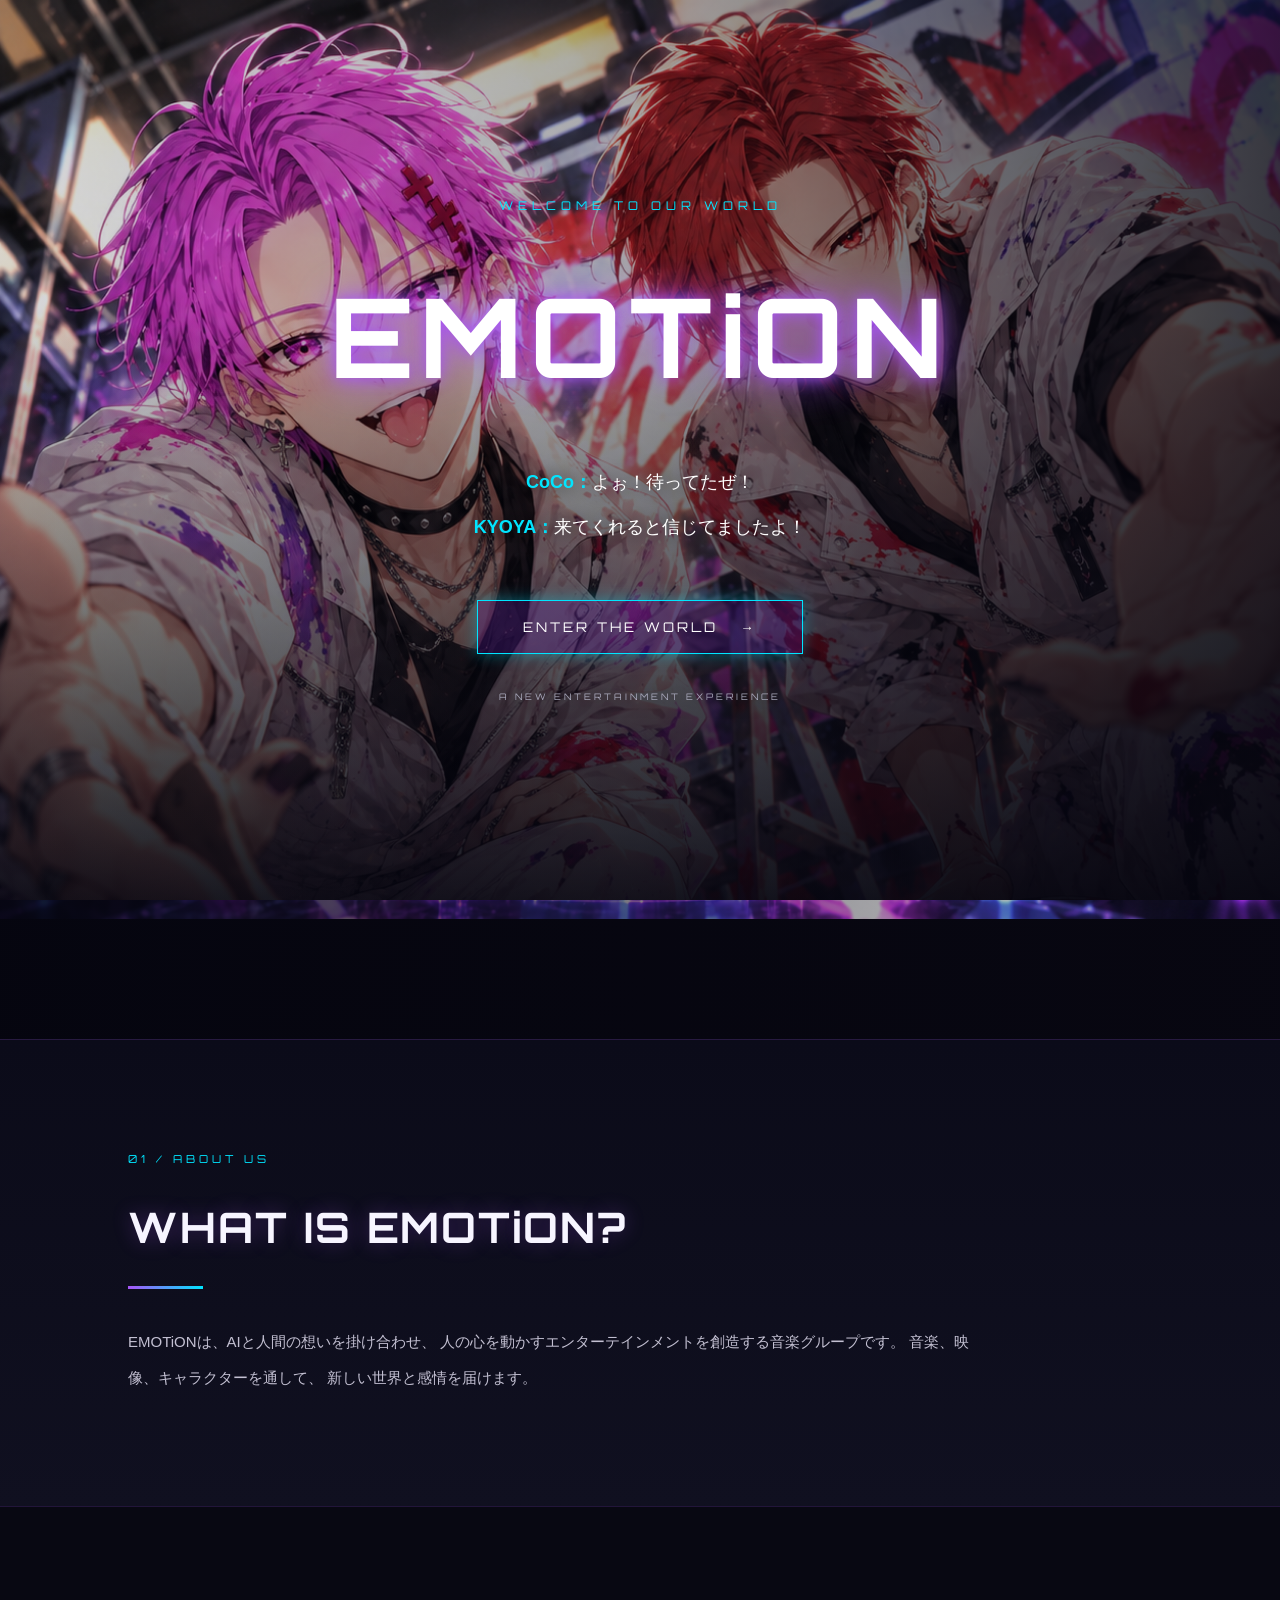
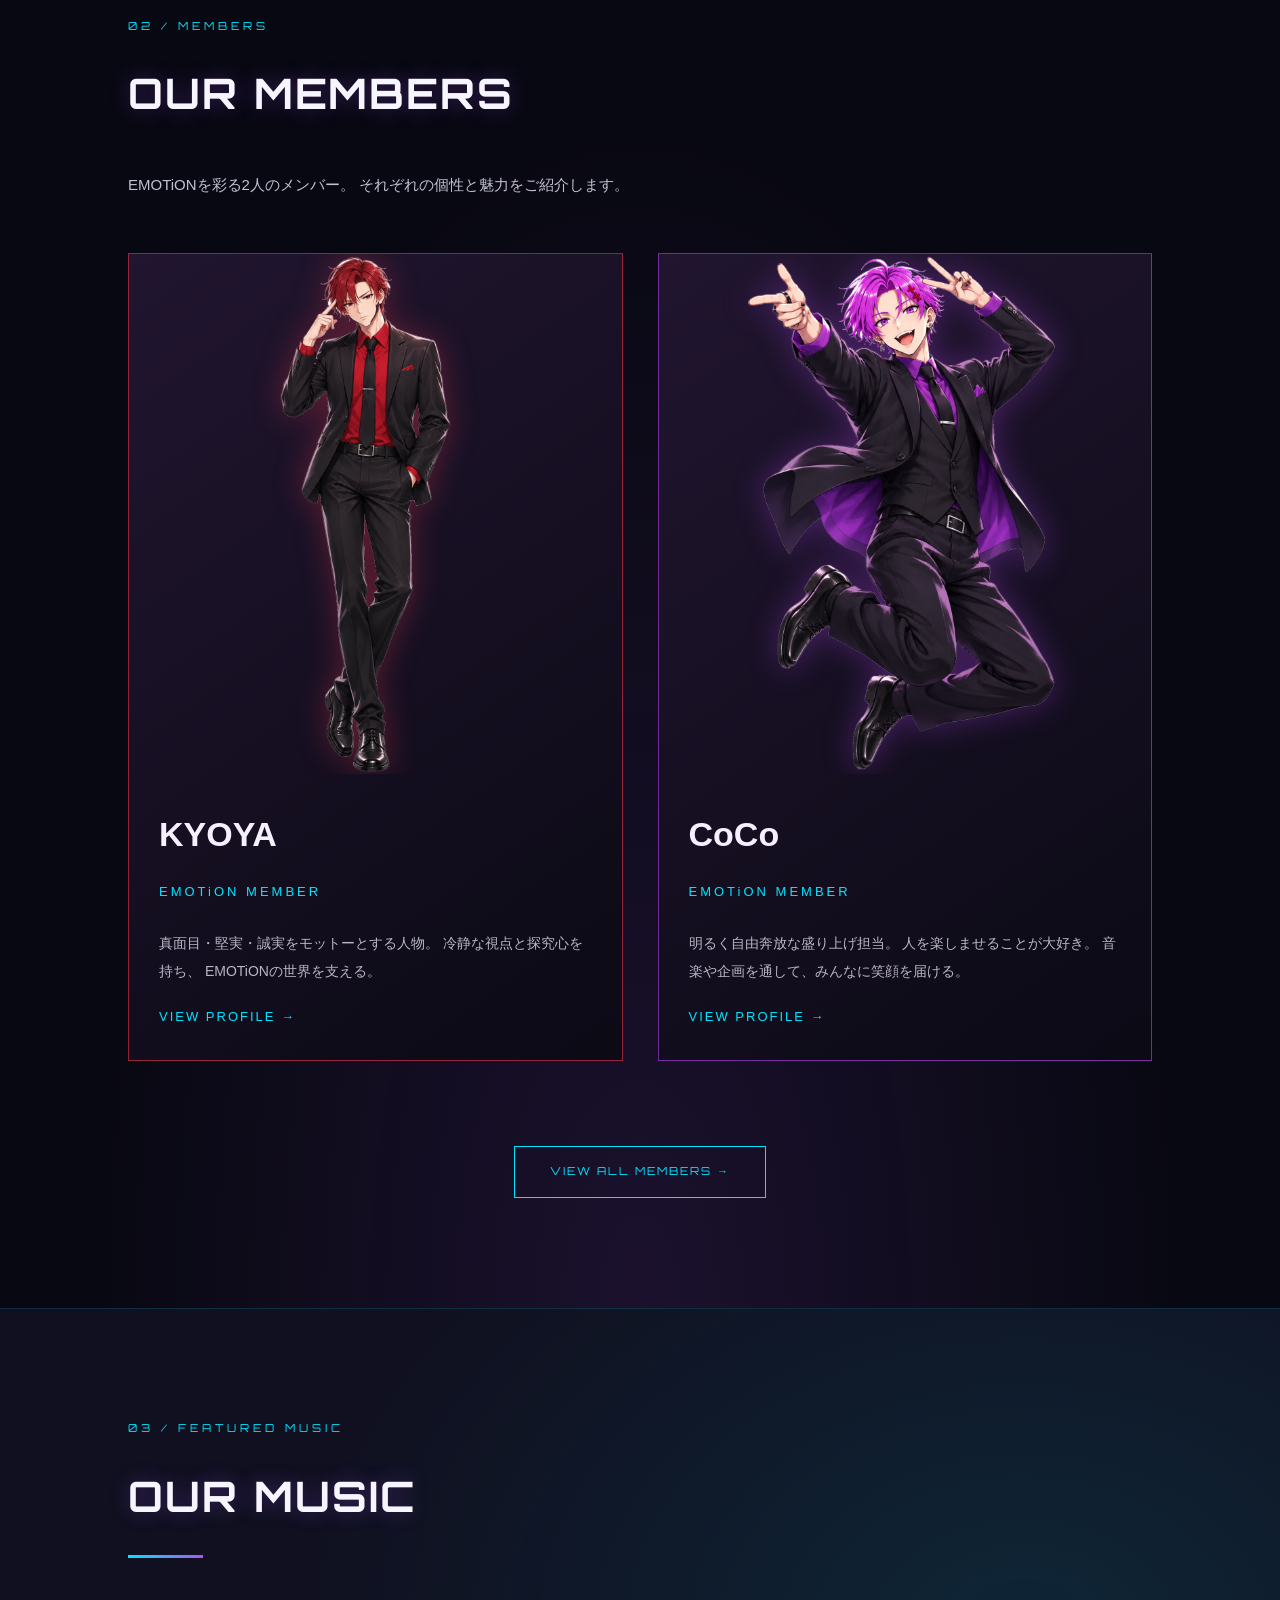
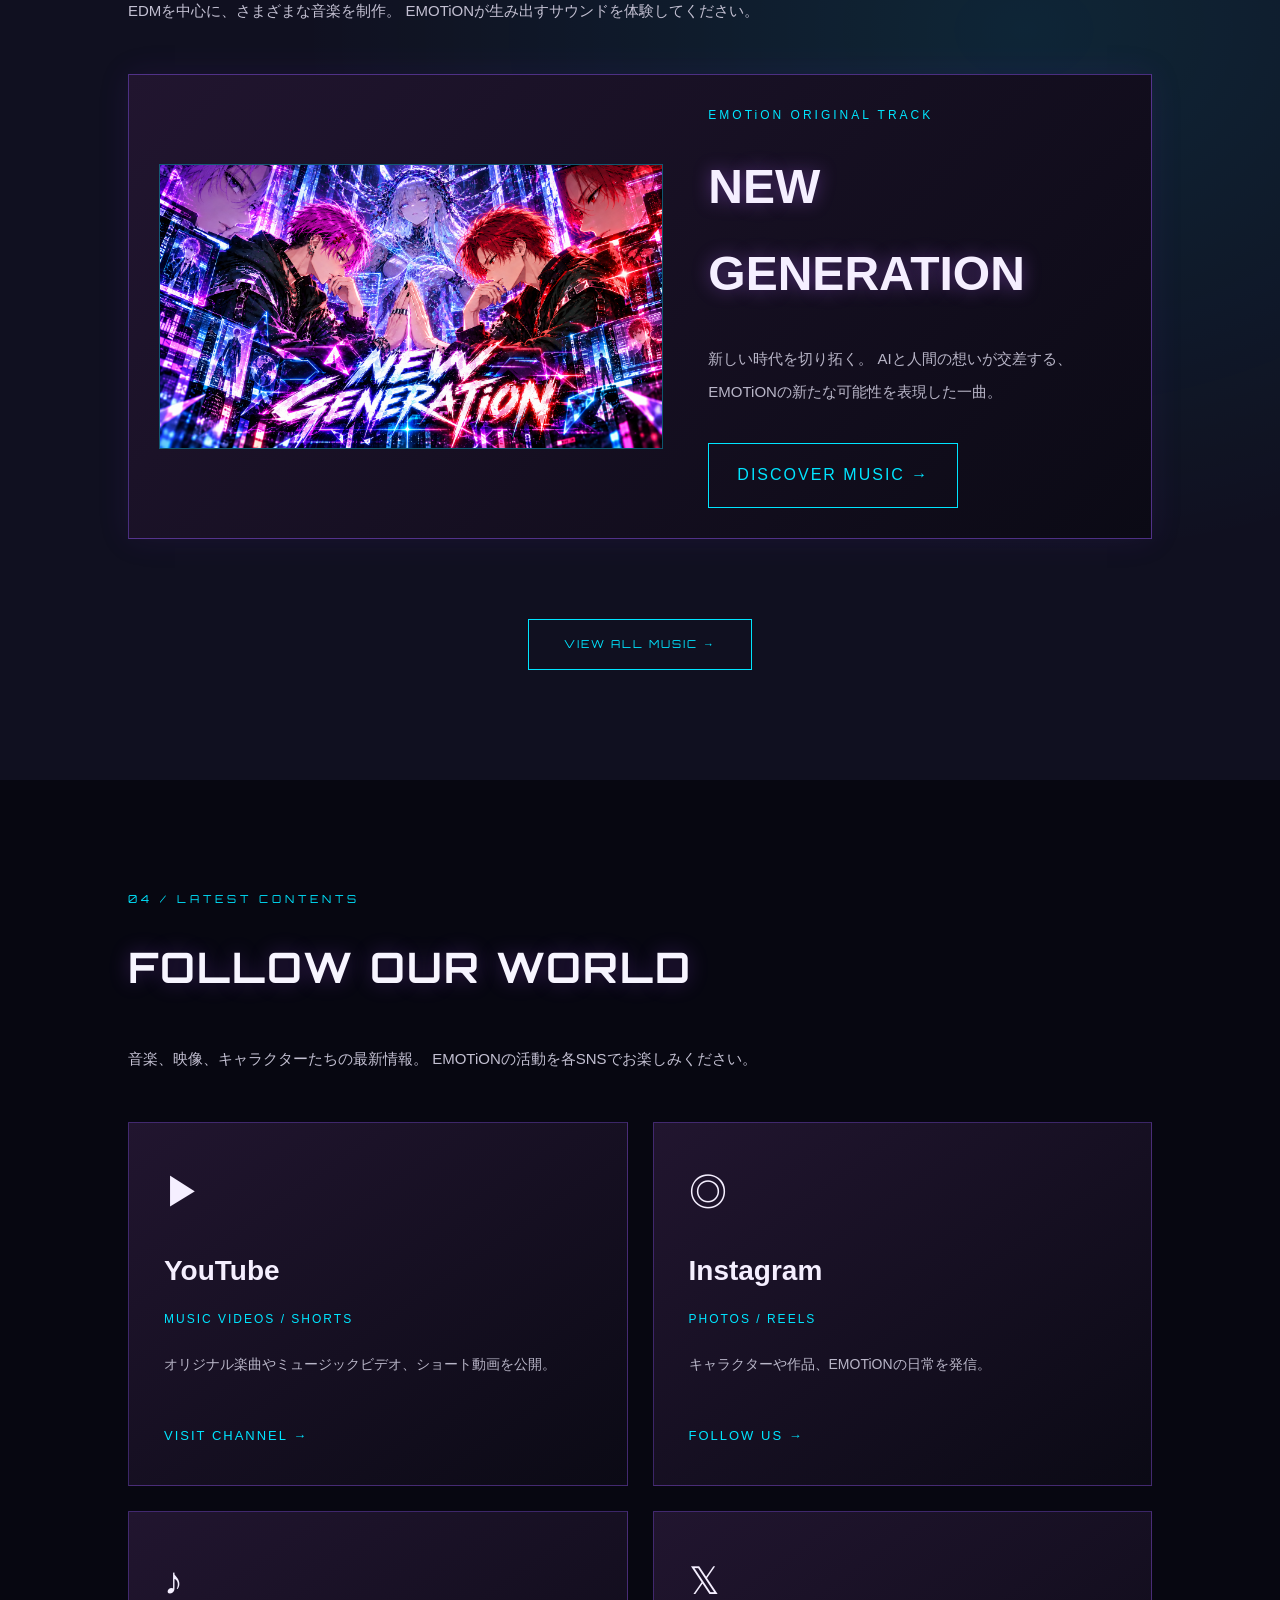
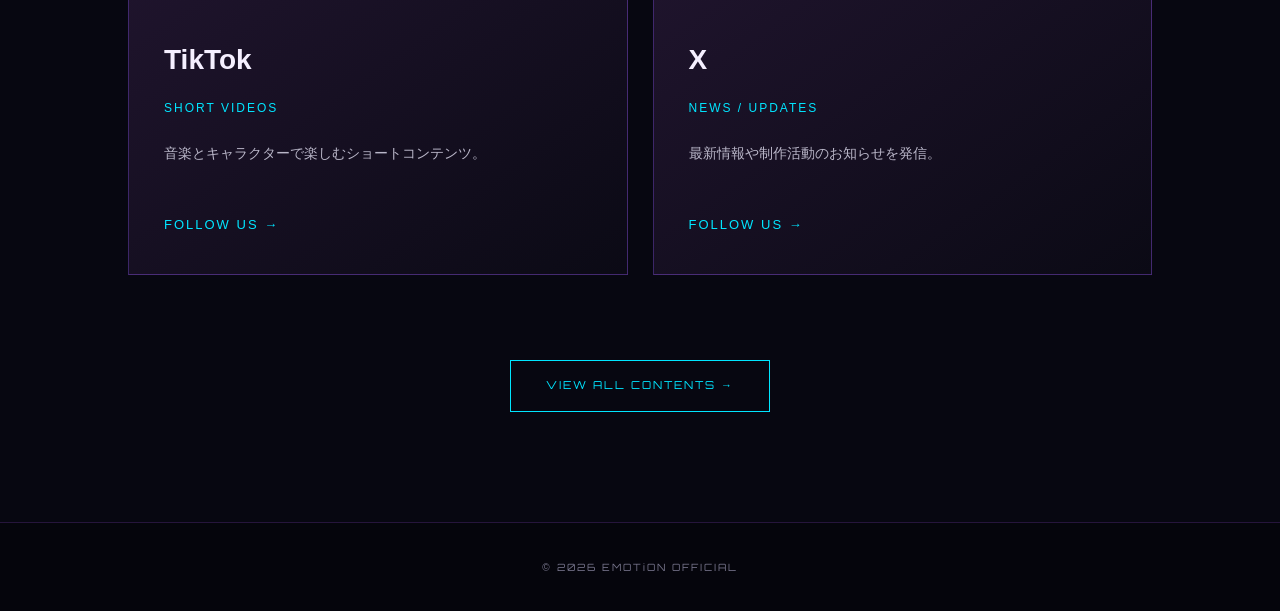
<file: index.html>
<!DOCTYPE html>
<html lang="ja">
<head>
  <meta charset="UTF-8">
  <meta name="viewport" content="width=device-width, initial-scale=1.0">
  <title>EMOTiON OFFICIAL</title>
  <meta name="description" content="AIの力を使ってでも、人の心を動かすエンタメを作る。EMOTiON OFFICIAL SITE">
  <link rel="icon" type="image/png" href="images/favicon.png">
  <link rel="stylesheet" href="style.css">
</head>
<body>

<div class="welcome-screen" id="welcomeScreen">

  <img
    src="images/welcome.png"
    alt="EMOTiON CoCo and KYOYA"
    class="welcome-image"
  >

  <div class="welcome-overlay"></div>

  <div class="welcome-content">

    <p class="welcome-label">WELCOME TO OUR WORLD</p>

    <h1>EMOTiON</h1>

    <div class="welcome-dialogue">
      <p><span>CoCo：</span>よぉ！待ってたぜ！</p>
      <p><span>KYOYA：</span>来てくれると信じてましたよ！</p>
    </div>

    <button id="enterButton" class="enter-button">
      ENTER THE WORLD
      <span>→</span>
    </button>

    <p class="welcome-footer">A NEW ENTERTAINMENT EXPERIENCE</p>

  </div>
</div>

 
<header>
  <a href="index.html" class="logo">EMOTiON</a>

  <nav>
    <a href="index.html">HOME</a>
    <a href="about.html">ABOUT</a>
    <a href="members.html">MEMBERS</a>
    <a href="music.html">MUSIC</a>
    <a href="contents.html">CONTENTS</a>
    <a href="shop.html">SHOP</a>
    <a href="contact.html">CONTACT</a>
  </nav>
</header>


  <main>


<section class="hero">
  <img
    src="images/home-main.png"
    alt="CoCoとKYOYAが向かい合うEMOTiONのメインビジュアル"
    class="hero-image"
  >

  <div class="hero-overlay"></div>

  <div class="hero-content">
    <div class="eyebrow">THE FUTURE OF ENTERTAINMENT</div>

    <h1>EMOT<span>i</span>ON</h1>

    <p class="tagline">
      AI × 人間の想い<br>
      人の心を、動かす。
    </p>

    <p class="description">
      AIの力を使ってでも、人の心を動かすエンタメを作る。<br>
      音楽と創造力で、新しい感動を生み出す。
    </p>

    <a href="#about" class="hero-button">
      DISCOVER MORE →
    </a>
  </div>
</section>

    <section class="section about" id="about">
      <div class="section-label">01 / ABOUT US</div>
      <h2>WHAT IS EMOTiON?</h2>
      <p>
        EMOTiONは、AIと人間の想いを掛け合わせ、
        人の心を動かすエンターテインメントを創造する音楽グループです。
        音楽、映像、キャラクターを通して、
        新しい世界と感情を届けます。
      </p>
    </section>


<section class="section members" id="members">
  <div class="section-label">02 / MEMBERS</div>
  <h2>OUR MEMBERS</h2>

  <p class="members-intro">
    EMOTiONを彩る2人のメンバー。
    それぞれの個性と魅力をご紹介します。
  </p>

  <div class="home-member-grid">
    <!-- KYOYA -->
    <a href="members.html" class="home-member-card kyoya-home-card">
      <div class="home-member-image">
        <img src="images/kyoya.png" alt="KYOYA">
      </div>

      <div class="home-member-info">
        <h3>KYOYA</h3>
        <p class="home-member-role">EMOTiON MEMBER</p>
        <p class="home-member-description">
          真面目・堅実・誠実をモットーとする人物。
          冷静な視点と探究心を持ち、
          EMOTiONの世界を支える。
        </p>
        <span class="home-member-link">VIEW PROFILE →</span>
      </div>
    </a>

    <!-- CoCo -->
    <a href="members.html" class="home-member-card coco-home-card">
      <div class="home-member-image">
        <img src="images/coco.png" alt="CoCo">
      </div>

      <div class="home-member-info">
        <h3>CoCo</h3>
        <p class="home-member-role">EMOTiON MEMBER</p>
        <p class="home-member-description">
          明るく自由奔放な盛り上げ担当。
          人を楽しませることが大好き。
          音楽や企画を通して、みんなに笑顔を届ける。
        </p>
        <span class="home-member-link">VIEW PROFILE →</span>
      </div>
    </a>
  </div>

  <div class="members-more">
    <a href="members.html" class="hero-button">
      VIEW ALL MEMBERS →
    </a>
  </div>
</section>



<section class="section music" id="music">
  <div class="section-label">03 / FEATURED MUSIC</div>
  <h2>OUR MUSIC</h2>

  <p class="music-intro">
    EDMを中心に、さまざまな音楽を制作。
    EMOTiONが生み出すサウンドを体験してください。
  </p>

  <div class="featured-track">

    <div class="featured-track-image">
      <img
        src="images/new-generation.png"
        alt="NEW GENERATION ジャケット画像"
      >
    </div>

    <div class="featured-track-info">
      <p class="featured-track-label">EMOTiON ORIGINAL TRACK</p>

      <h3>NEW GENERATION</h3>

      <p class="featured-track-description">
        新しい時代を切り拓く。
        AIと人間の想いが交差する、
        EMOTiONの新たな可能性を表現した一曲。
      </p>

      <a href="music.html" class="music-button">
        DISCOVER MUSIC →
      </a>
    </div>

  </div>

  <div class="music-more">
    <a href="music.html" class="hero-button">
      VIEW ALL MUSIC →
    </a>
  </div>
</section>

<section class="section latest-contents" id="contents">

  <div class="section-label">04 / LATEST CONTENTS</div>

  <h2>FOLLOW OUR WORLD</h2>

  <p class="contents-intro">
    音楽、映像、キャラクターたちの最新情報。
    EMOTiONの活動を各SNSでお楽しみください。
  </p>

  <div class="social-grid">

    <a href="contents.html" class="social-card youtube-card">
      <div class="social-icon">▶</div>
      <h3>YouTube</h3>
      <p class="social-category">MUSIC VIDEOS / SHORTS</p>
      <p>オリジナル楽曲やミュージックビデオ、ショート動画を公開。</p>
      <span>VISIT CHANNEL →</span>
    </a>

    <a href="contents.html" class="social-card instagram-card">
      <div class="social-icon">◎</div>
      <h3>Instagram</h3>
      <p class="social-category">PHOTOS / REELS</p>
      <p>キャラクターや作品、EMOTiONの日常を発信。</p>
      <span>FOLLOW US →</span>
    </a>

    <a href="contents.html" class="social-card tiktok-card">
      <div class="social-icon">♪</div>
      <h3>TikTok</h3>
      <p class="social-category">SHORT VIDEOS</p>
      <p>音楽とキャラクターで楽しむショートコンテンツ。</p>
      <span>FOLLOW US →</span>
    </a>

    <a href="contents.html" class="social-card x-card">
      <div class="social-icon">𝕏</div>
      <h3>X</h3>
      <p class="social-category">NEWS / UPDATES</p>
      <p>最新情報や制作活動のお知らせを発信。</p>
      <span>FOLLOW US →</span>
    </a>

  </div>

  <div class="contents-more">
    <a href="contents.html" class="hero-button">
      VIEW ALL CONTENTS →
    </a>
  </div>

</section>

  </main>

  <footer>
    © 2026 EMOTiON OFFICIAL
  </footer>


<script>
  const enterButton = document.getElementById("enterButton");
  const welcomeScreen = document.getElementById("welcomeScreen");

  enterButton.addEventListener("click", () => {

    // HOMEページの一番上に移動
    window.scrollTo(0, 0);

    // Welcome画面を非表示にする
    welcomeScreen.classList.add("hide");

  });
</script>

</body>
</html>
</file>
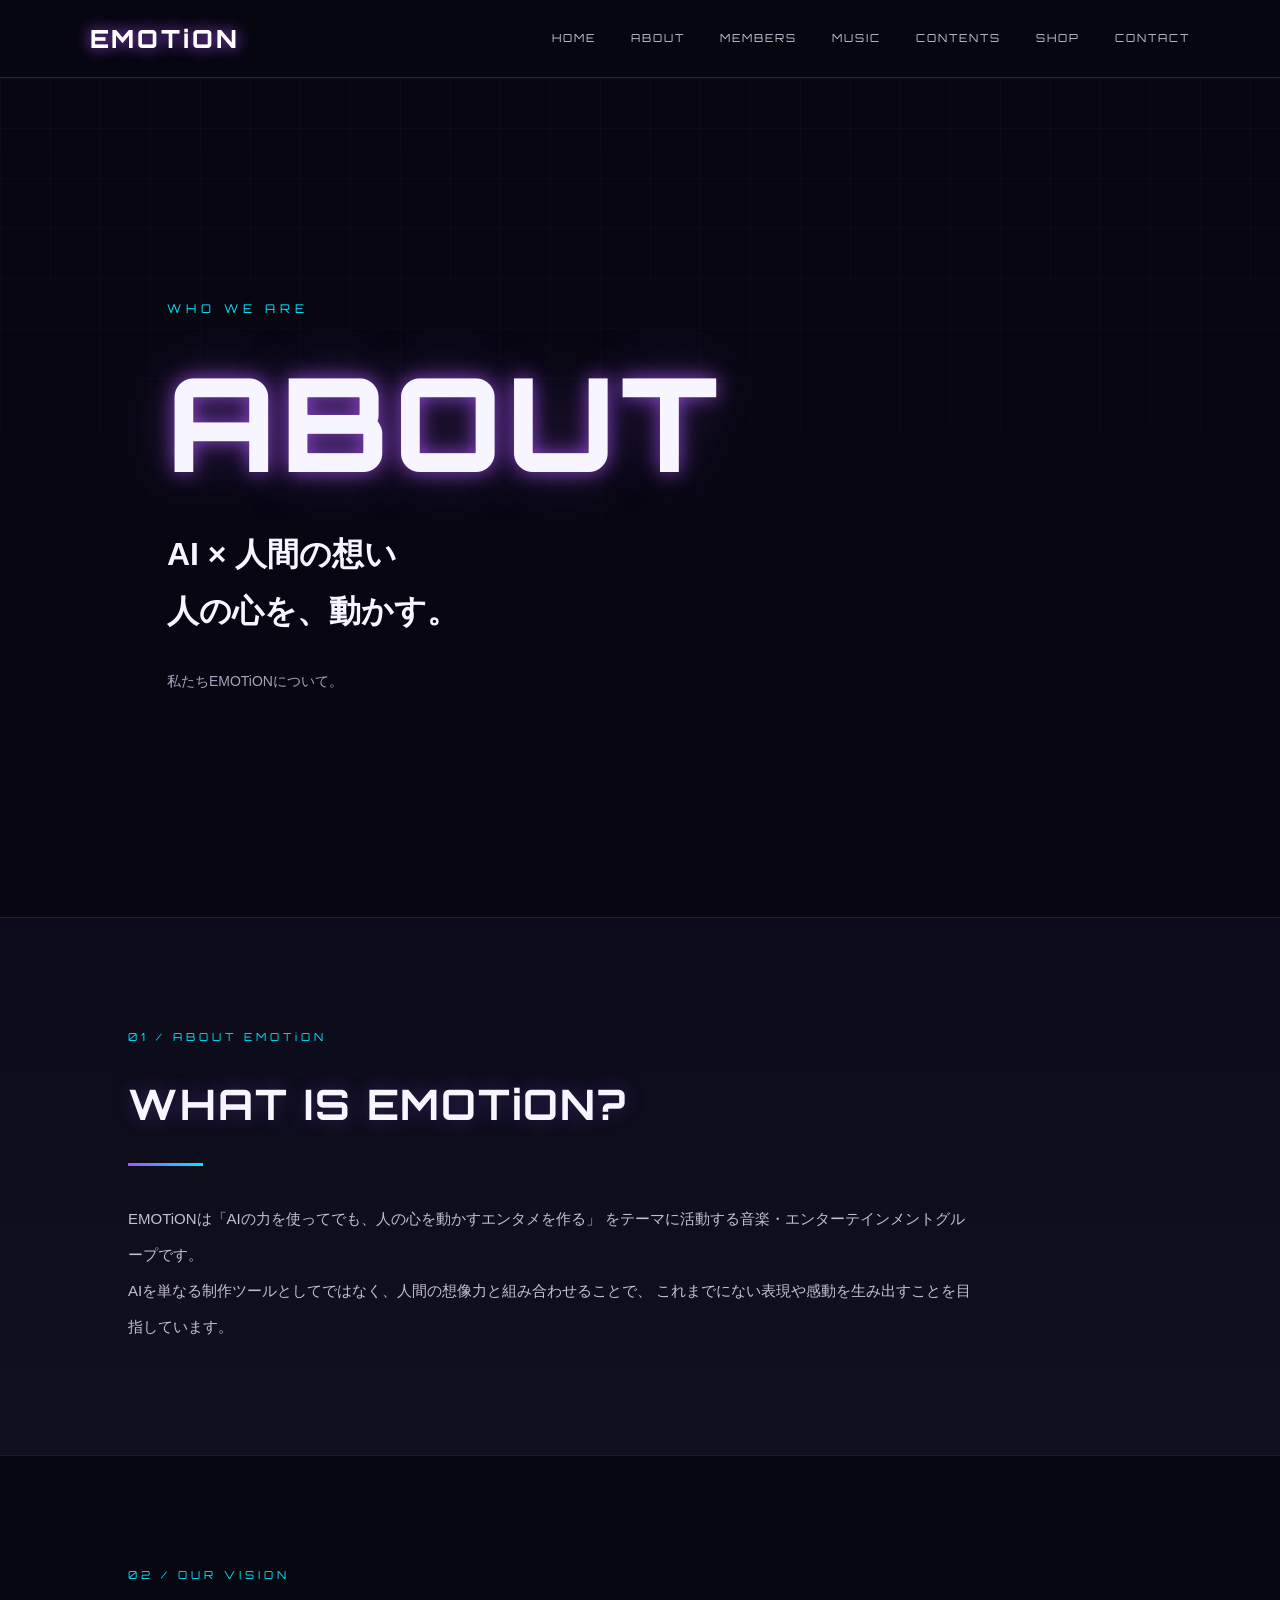
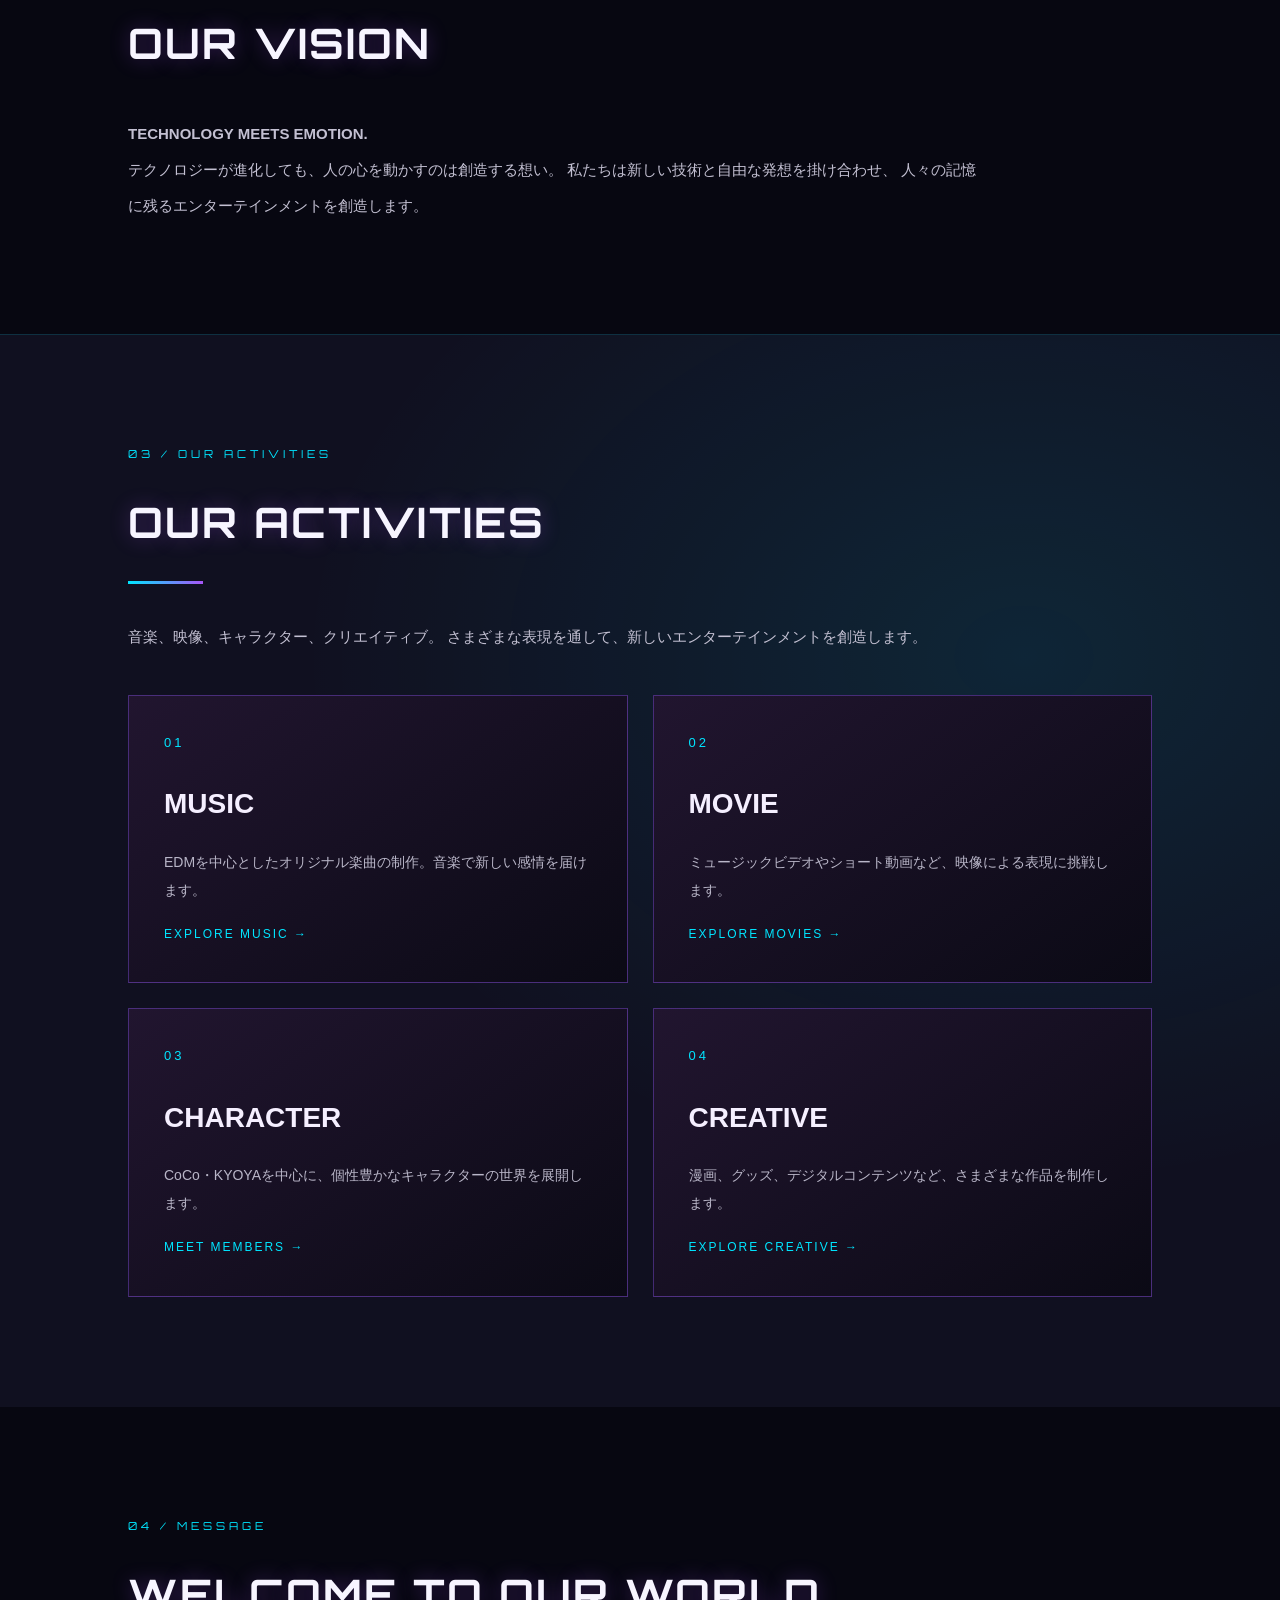
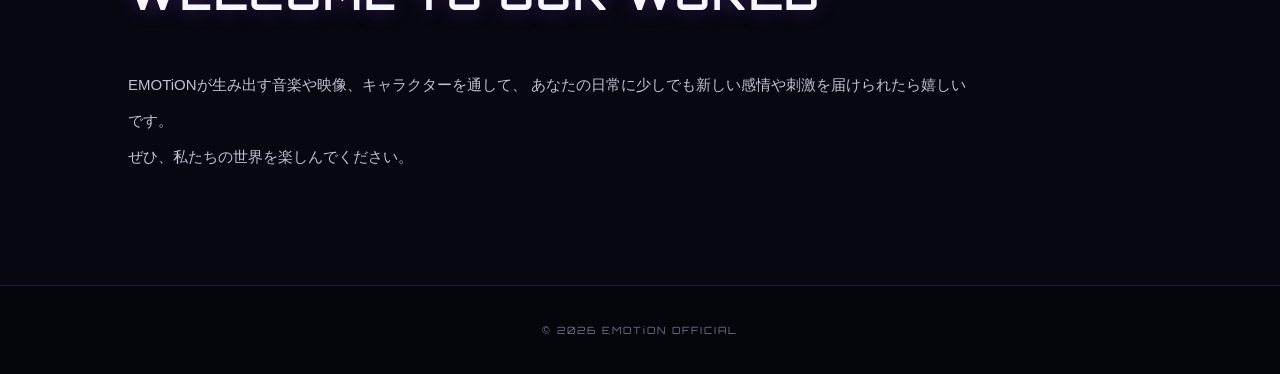
<file: about.html>
<!DOCTYPE html>
<html lang="ja">
<head>
  <meta charset="UTF-8">
  <meta name="viewport" content="width=device-width, initial-scale=1.0">
  <title>ABOUT | EMOTiON OFFICIAL</title>
  <meta name="description" content="EMOTiONの活動理念とグループ紹介">
  <link rel="icon" type="image/png" href="images/favicon.png">
  <link rel="stylesheet" href="style.css">
</head>
<body>

<header>
  <a href="index.html" class="logo">EMOTiON</a>
  <nav>
    <a href="index.html">HOME</a>
    <a href="about.html">ABOUT</a>
    <a href="members.html">MEMBERS</a>
    <a href="music.html">MUSIC</a>
    <a href="contents.html">CONTENTS</a>
    <a href="shop.html">SHOP</a>
    <a href="contact.html">CONTACT</a>
  </nav>
</header>

<main>

  <section class="hero">
    <div class="hero-content">
      <div class="eyebrow">WHO WE ARE</div>
      <h1>ABOUT</h1>
      <p class="tagline">
        AI × 人間の想い<br>
        人の心を、動かす。
      </p>
      <p class="description">
        私たちEMOTiONについて。
      </p>
    </div>
  </section>

  <section class="section about">
    <div class="section-label">01 / ABOUT EMOTiON</div>
    <h2>WHAT IS EMOTiON?</h2>
    <p>
      EMOTiONは「AIの力を使ってでも、人の心を動かすエンタメを作る」
      をテーマに活動する音楽・エンターテインメントグループです。
    </p>
    <p>
      AIを単なる制作ツールとしてではなく、人間の想像力と組み合わせることで、
      これまでにない表現や感動を生み出すことを目指しています。
    </p>
  </section>

  <section class="section">
    <div class="section-label">02 / OUR VISION</div>
    <h2>OUR VISION</h2>
    <p class="tagline">
      TECHNOLOGY MEETS EMOTION.
    </p>
    <p>
      テクノロジーが進化しても、人の心を動かすのは創造する想い。
      私たちは新しい技術と自由な発想を掛け合わせ、
      人々の記憶に残るエンターテインメントを創造します。
    </p>
  </section>


<section class="section music">
  <div class="section-label">03 / OUR ACTIVITIES</div>
  <h2>OUR ACTIVITIES</h2>

  <p class="activities-intro">
    音楽、映像、キャラクター、クリエイティブ。
    さまざまな表現を通して、新しいエンターテインメントを創造します。
  </p>

  <div class="activity-grid">

    <a href="music.html" class="activity-card">
      <div class="activity-number">01</div>
      <h3>MUSIC</h3>
      <p>EDMを中心としたオリジナル楽曲の制作。音楽で新しい感情を届けます。</p>
      <span>EXPLORE MUSIC →</span>
    </a>

    <a href="contents.html" class="activity-card">
      <div class="activity-number">02</div>
      <h3>MOVIE</h3>
      <p>ミュージックビデオやショート動画など、映像による表現に挑戦します。</p>
      <span>EXPLORE MOVIES →</span>
    </a>

    <a href="members.html" class="activity-card">
      <div class="activity-number">03</div>
      <h3>CHARACTER</h3>
      <p>CoCo・KYOYAを中心に、個性豊かなキャラクターの世界を展開します。</p>
      <span>MEET MEMBERS →</span>
    </a>

    <a href="shop.html" class="activity-card">
      <div class="activity-number">04</div>
      <h3>CREATIVE</h3>
      <p>漫画、グッズ、デジタルコンテンツなど、さまざまな作品を制作します。</p>
      <span>EXPLORE CREATIVE →</span>
    </a>

  </div>
</section>

  <section class="section">
    <div class="section-label">04 / MESSAGE</div>
    <h2>WELCOME TO OUR WORLD</h2>
    <p>
      EMOTiONが生み出す音楽や映像、キャラクターを通して、
      あなたの日常に少しでも新しい感情や刺激を届けられたら嬉しいです。
    </p>
    <p>
      ぜひ、私たちの世界を楽しんでください。
    </p>
  </section>

</main>

<footer>
  © 2026 EMOTiON OFFICIAL
</footer>

</body>
</html>
</file>
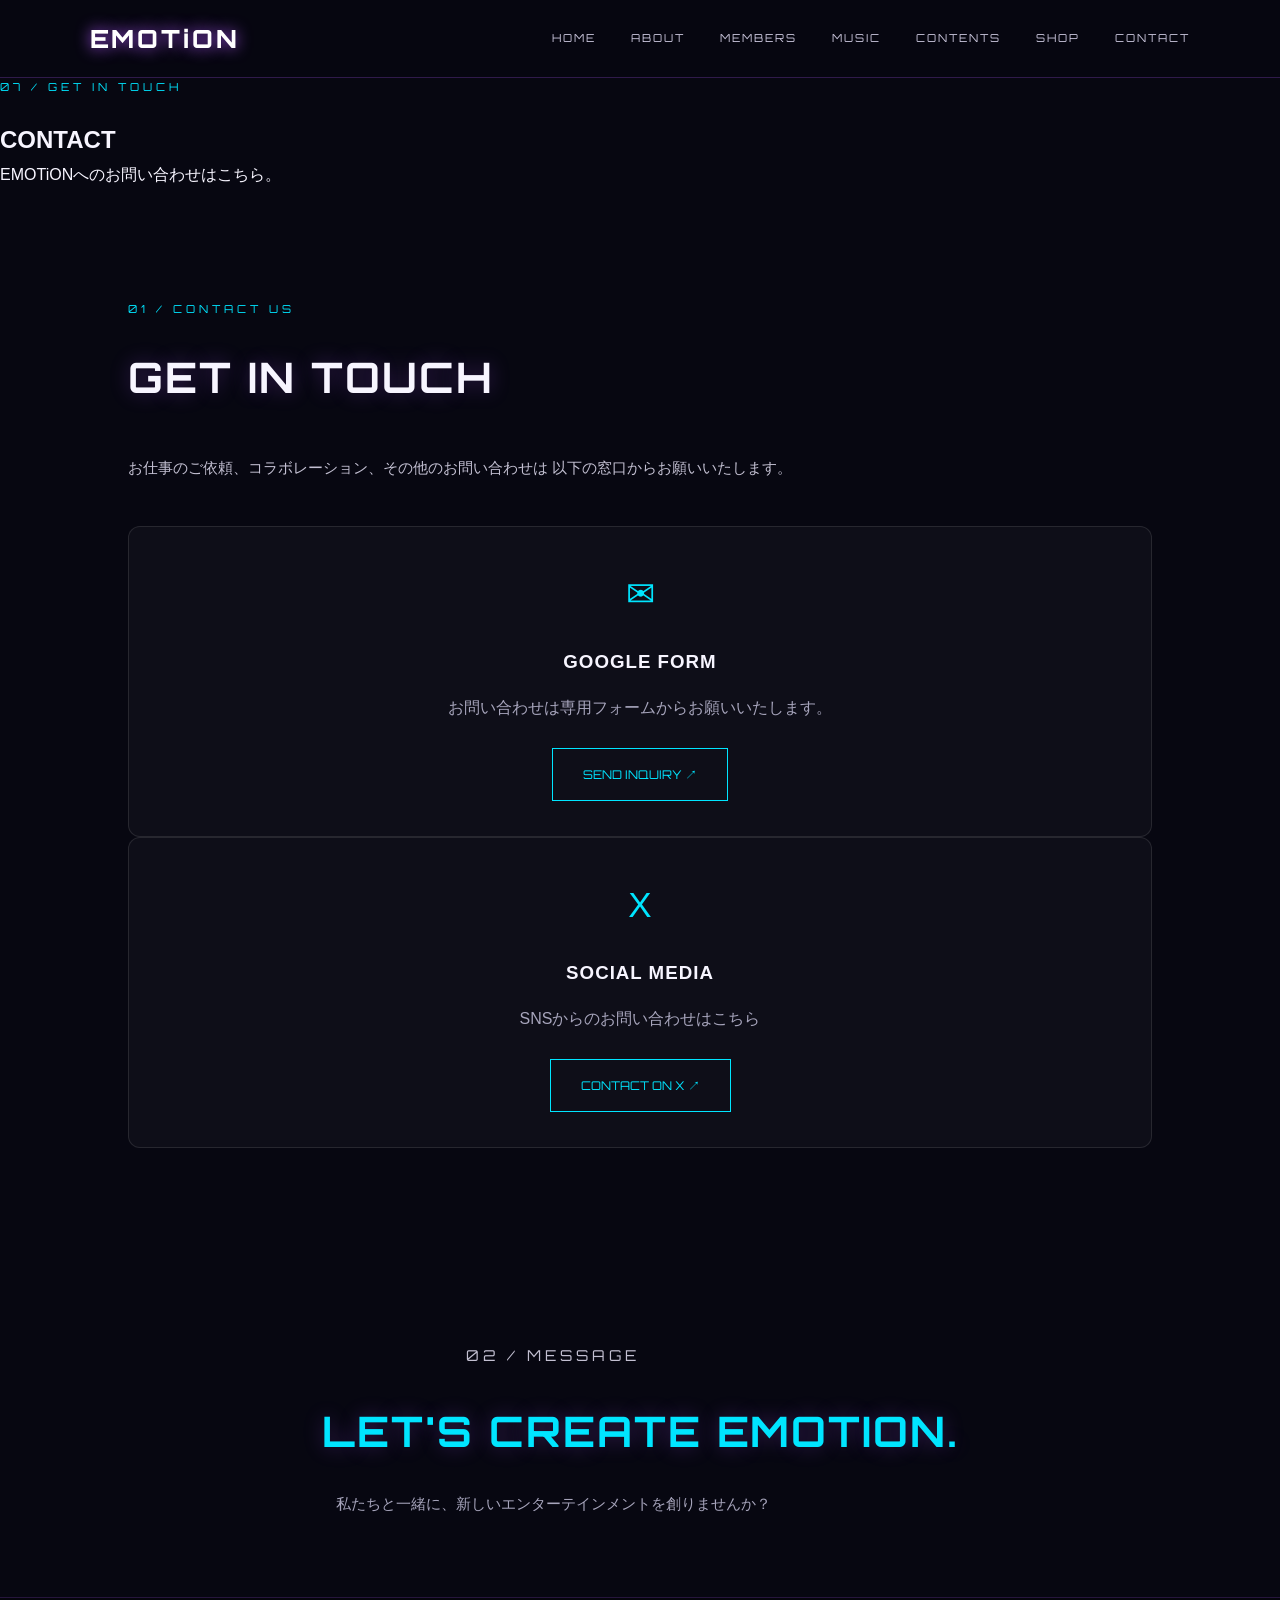
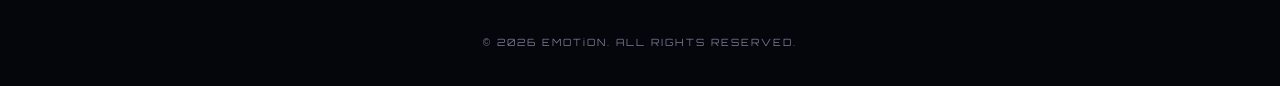
<file: contact.html>
<!DOCTYPE html>
<html lang="ja">
<head>
  <meta charset="UTF-8">
  <meta name="viewport" content="width=device-width, initial-scale=1.0">
  <title>CONTACT | EMOTiON</title>
  <link rel="icon" type="image/png" href="images/favicon.png">
  <link rel="stylesheet" href="style.css">
</head>

<body>

  <header>
    <a href="index.html" class="logo">EMOTiON</a>
    <nav>
      <a href="index.html">HOME</a>
      <a href="about.html">ABOUT</a>
      <a href="members.html">MEMBERS</a>
      <a href="music.html">MUSIC</a>
      <a href="contents.html">CONTENTS</a>
      <a href="shop.html">SHOP</a>
      <a href="contact.html">CONTACT</a>
    </nav>
  </header>

  <section class="page-hero">
    <p class="section-label">07 / GET IN TOUCH</p>
    <h1>CONTACT</h1>
    <p>EMOTiONへのお問い合わせはこちら。</p>
  </section>

  <section class="section">
    <div class="section-label">01 / CONTACT US</div>
    <h2>GET IN TOUCH</h2>
    <p>
      お仕事のご依頼、コラボレーション、その他のお問い合わせは
      以下の窓口からお願いいたします。
    </p>


<div class="contact-container">
  <div class="contact-card">
    <div class="contact-icon">✉</div>
    <h3>GOOGLE FORM</h3>
    <p>お問い合わせは専用フォームからお願いいたします。</p>
    <a
      href="https://docs.google.com/forms/d/e/1FAIpQLSfa7SwBB-xbGtgzF1lK2kk8xqUQGtMiGroHzUV4yj_jzeF3Fw/viewform"
      target="_blank"
      rel="noopener noreferrer"
      class="streaming-button">
      SEND INQUIRY ↗
    </a>
  </div>
</div>


      <div class="contact-card">
        <div class="contact-icon">X</div>
        <h3>SOCIAL MEDIA</h3>
        <p>SNSからのお問い合わせはこちら</p>
        <a href="https://x.com/mafuyu91228496" target="_blank" rel="noopener noreferrer" class="streaming-button">
          CONTACT ON X ↗
        </a>
      </div>

  </section>

  <section class="section contact-message">
    <p class="section-label">02 / MESSAGE</p>
    <h2>LET'S CREATE EMOTION.</h2>
    <p>
      私たちと一緒に、新しいエンターテインメントを創りませんか？
    </p>
  </section>

  <footer>
    <p>© 2026 EMOTiON. ALL RIGHTS RESERVED.</p>
  </footer>

</body>
</html>
</file>
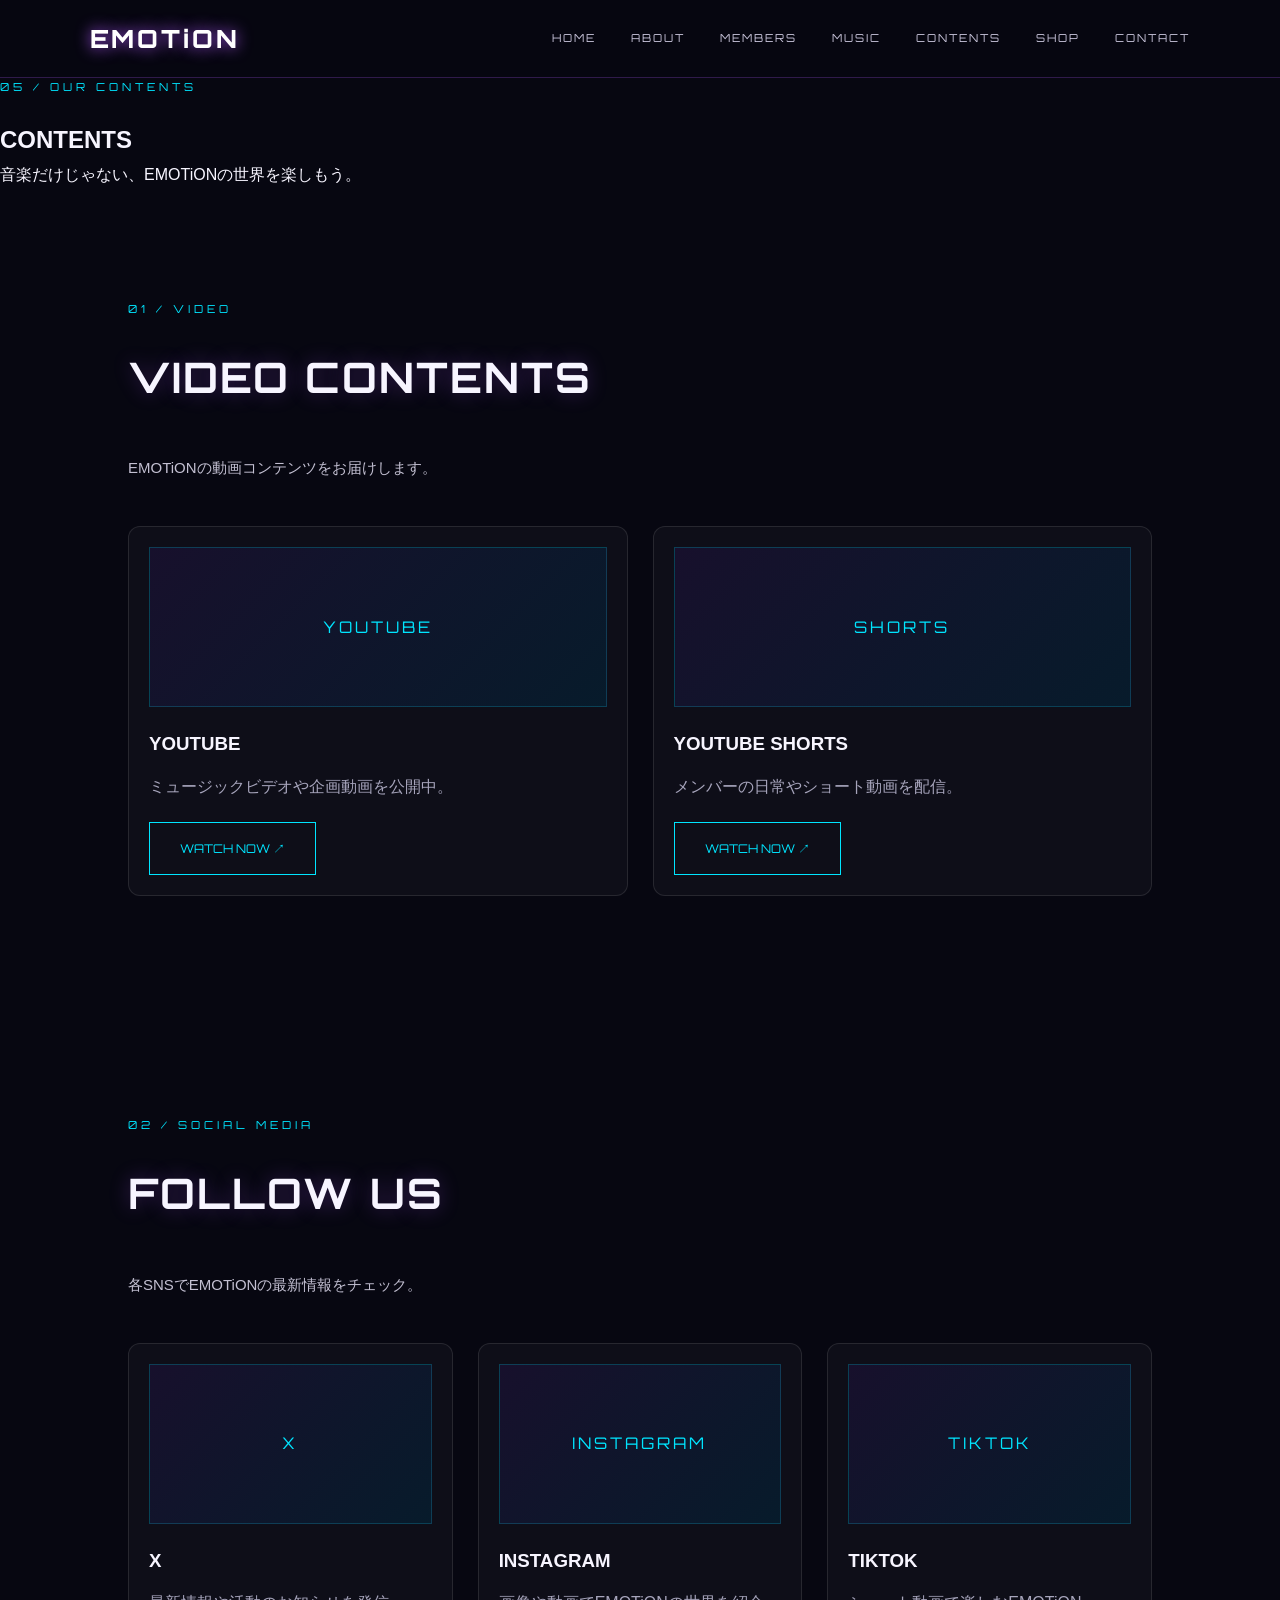
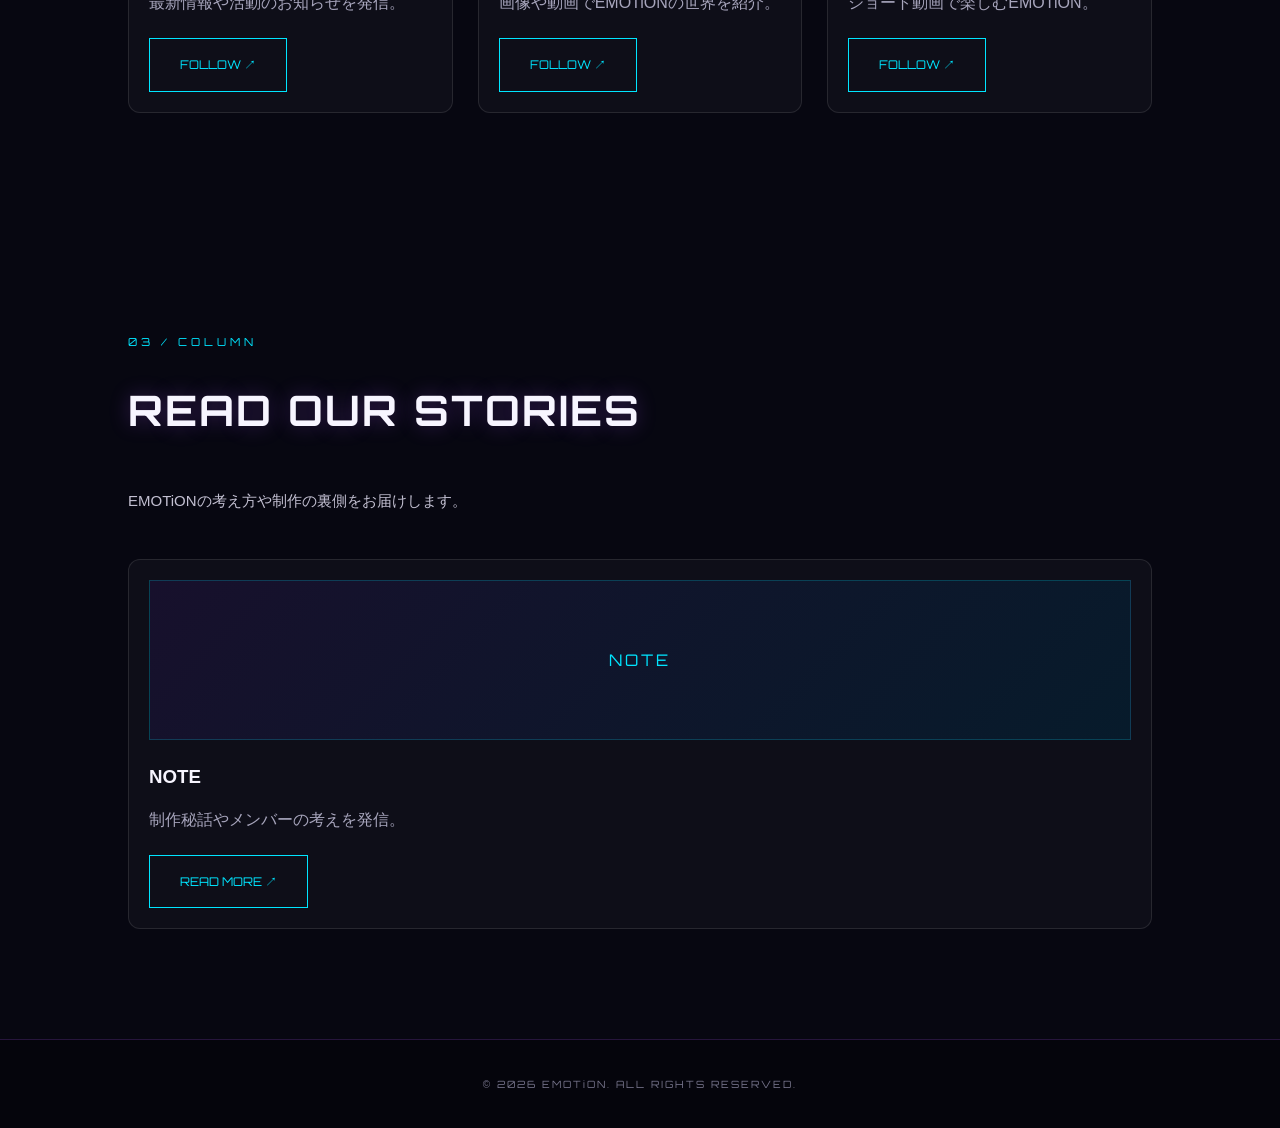
<file: contents.html>
<!DOCTYPE html>
<html lang="ja">
<head>
  <meta charset="UTF-8">
  <meta name="viewport" content="width=device-width, initial-scale=1.0">
  <title>CONTENTS | EMOTiON</title>
  <link rel="icon" type="image/png" href="images/favicon.png">
  <link rel="stylesheet" href="style.css">
</head>

<body>

  <header>
    <a href="index.html" class="logo">EMOTiON</a>
    <nav>
      <a href="index.html">HOME</a>
      <a href="about.html">ABOUT</a>
      <a href="members.html">MEMBERS</a>
      <a href="music.html">MUSIC</a>
      <a href="contents.html">CONTENTS</a>
      <a href="shop.html">SHOP</a>
      <a href="contact.html">CONTACT</a>
    </nav>
  </header>

  <section class="page-hero">
    <p class="section-label">05 / OUR CONTENTS</p>
    <h1>CONTENTS</h1>
    <p>音楽だけじゃない、EMOTiONの世界を楽しもう。</p>
  </section>

  <section class="section">
    <div class="section-label">01 / VIDEO</div>
    <h2>VIDEO CONTENTS</h2>
    <p>EMOTiONの動画コンテンツをお届けします。</p>

    <div class="content-grid">

      <div class="content-card">
        <div class="content-placeholder">YOUTUBE</div>
        <h3>YOUTUBE</h3>
        <p>ミュージックビデオや企画動画を公開中。</p>
        <a href="https://www.youtube.com/@EMOTiON-l2i-q7l" target="_blank" rel="noopener noreferrer" class="streaming-button">WATCH NOW ↗</a>
      </div>

      <div class="content-card">
        <div class="content-placeholder">SHORTS</div>
        <h3>YOUTUBE SHORTS</h3>
        <p>メンバーの日常やショート動画を配信。</p>
        <a href="https://www.youtube.com/@EMOTiON-l2i-q7l/shorts" target="_blank" rel="noopener noreferrer" class="streaming-button">WATCH NOW ↗</a>
      </div>

    </div>
  </section>

  <section class="section">
    <div class="section-label">02 / SOCIAL MEDIA</div>
    <h2>FOLLOW US</h2>
    <p>各SNSでEMOTiONの最新情報をチェック。</p>

    <div class="content-grid">

      <div class="content-card">
        <div class="content-placeholder">X</div>
        <h3>X</h3>
        <p>最新情報や活動のお知らせを発信。</p>
        <a href="https://x.com/mafuyu91228496" target="_blank" rel="noopener noreferrer" class="streaming-button">FOLLOW ↗</a>
      </div>

      <div class="content-card">
        <div class="content-placeholder">INSTAGRAM</div>
        <h3>INSTAGRAM</h3>
        <p>画像や動画でEMOTiONの世界を紹介。</p>
        <a href="https://www.instagram.com/emotion77334/" target="_blank" rel="noopener noreferrer" class="streaming-button">FOLLOW ↗</a>
      </div>

      <div class="content-card">
        <div class="content-placeholder">TIKTOK</div>
        <h3>TIKTOK</h3>
        <p>ショート動画で楽しむEMOTiON。</p>
        <a href="https://www.tiktok.com/@mafuyu12340?_r=1&_t=ZS-9BdjiQWvA1t" target="_blank" rel="noopener noreferrer" class="streaming-button">FOLLOW ↗</a>
      </div>

    </div>
  </section>

  <section class="section">
    <div class="section-label">03 / COLUMN</div>
    <h2>READ OUR STORIES</h2>
    <p>EMOTiONの考え方や制作の裏側をお届けします。</p>

    <div class="content-grid">

      <div class="content-card">
        <div class="content-placeholder">NOTE</div>
        <h3>NOTE</h3>
        <p>制作秘話やメンバーの考えを発信。</p>
        <a href="https://note.com/ready_phlox6732" target="_blank" rel="noopener noreferrer" class="streaming-button">READ MORE ↗</a>
      </div>

    </div>
  </section>

  <footer>
    <p>© 2026 EMOTiON. ALL RIGHTS RESERVED.</p>
  </footer>

</body>
</html>
</file>
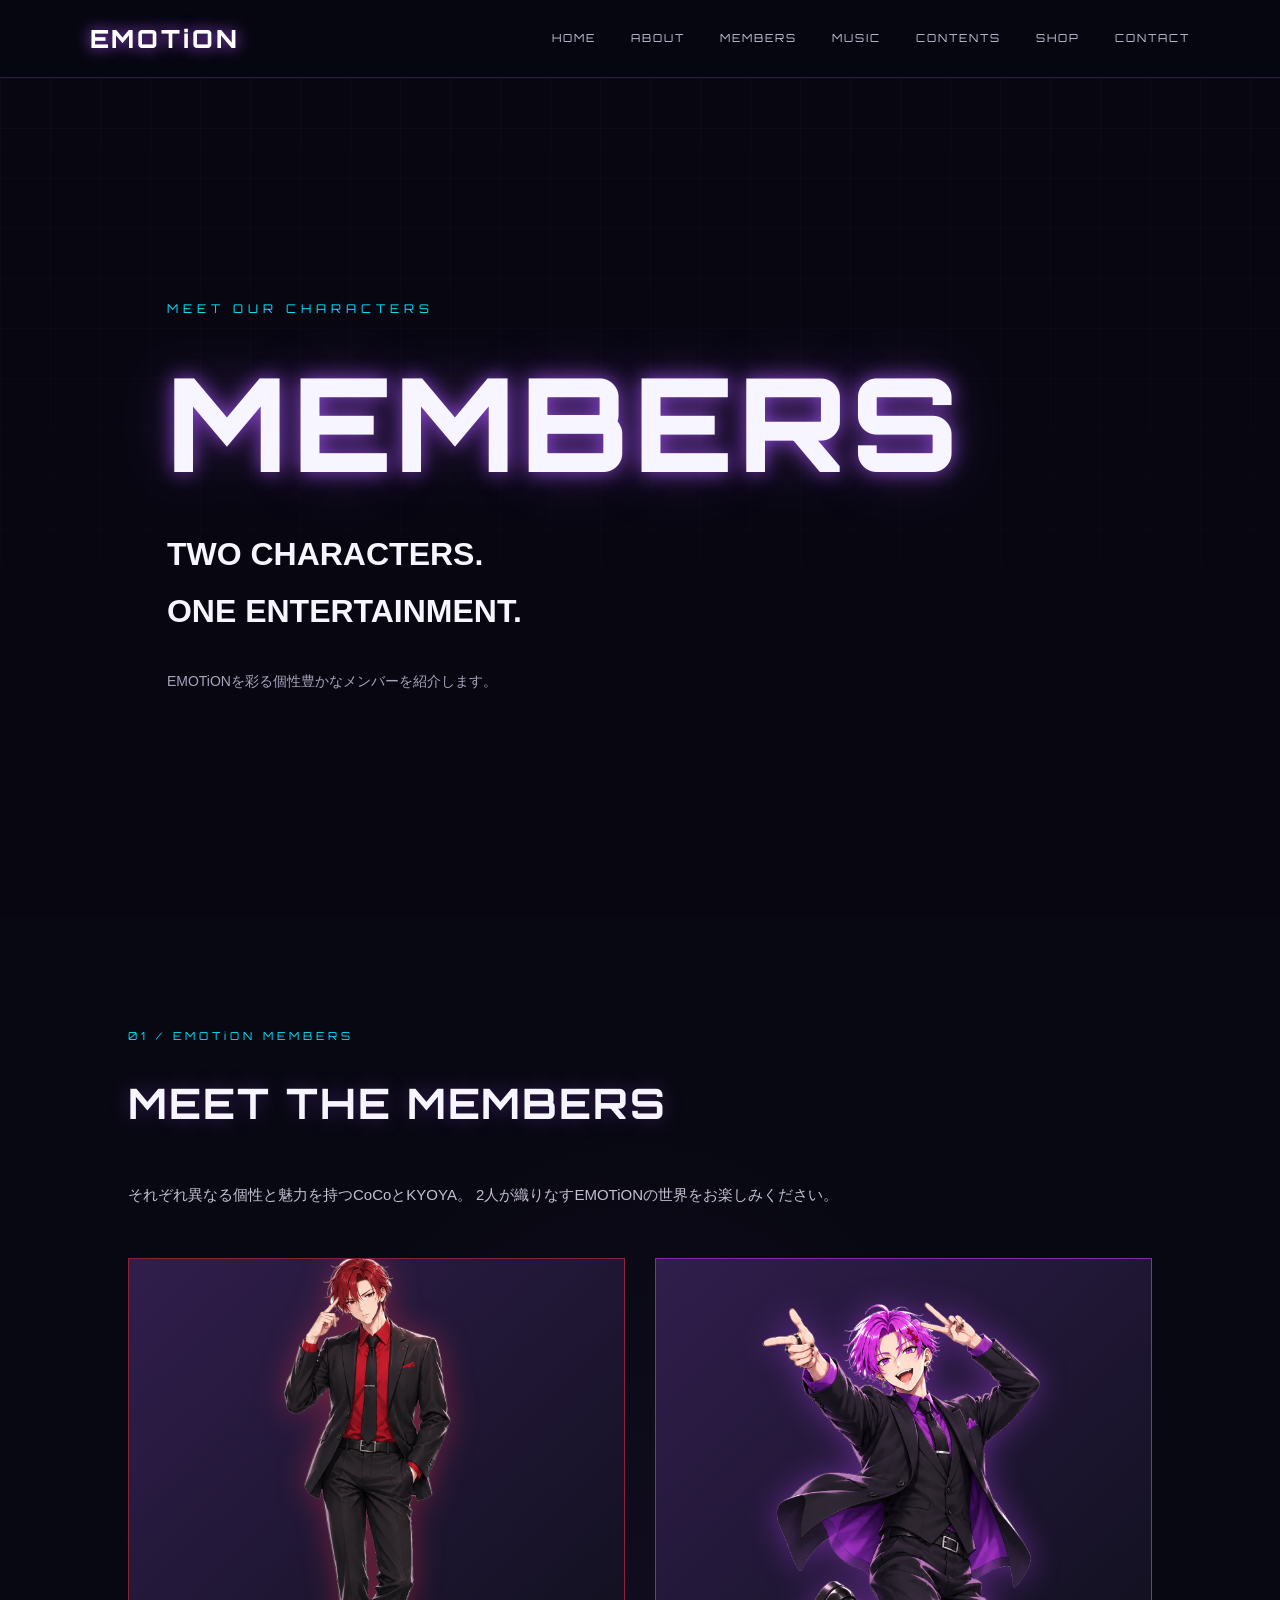
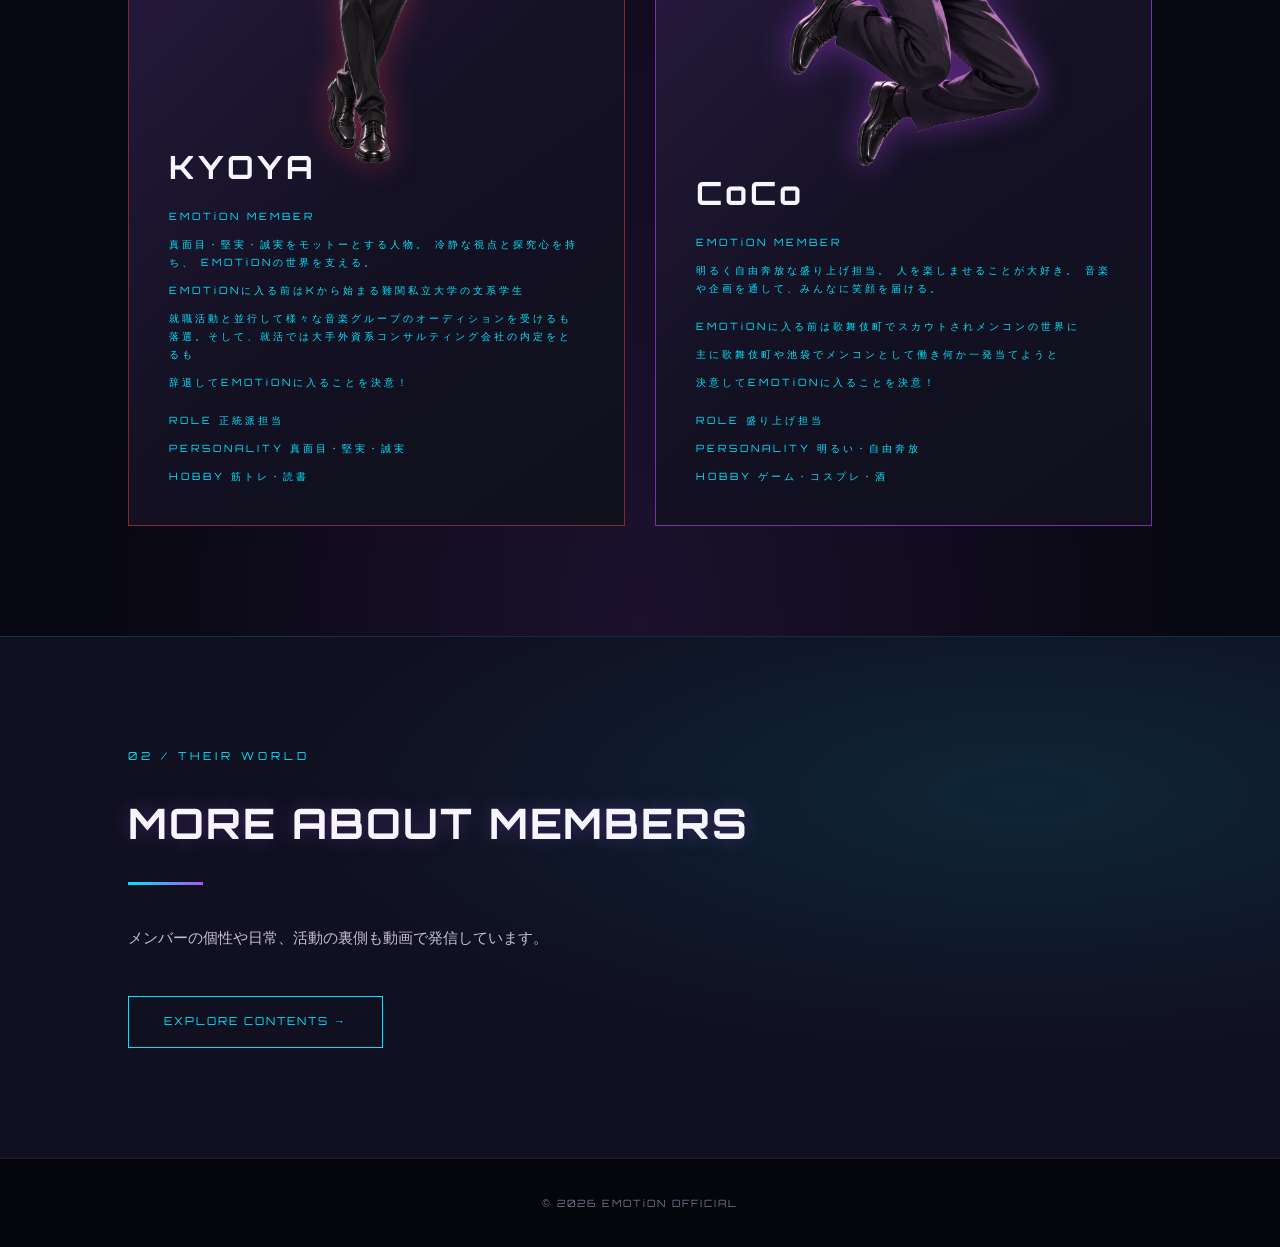
<file: members.html>
<!DOCTYPE html>
<html lang="ja">
<head>
  <meta charset="UTF-8">
  <meta name="viewport" content="width=device-width, initial-scale=1.0">
  <title>MEMBERS | EMOTiON OFFICIAL</title>
  <meta name="description" content="EMOTiONのメンバー CoCo・KYOYAの紹介">
  <link rel="icon" type="image/png" href="images/favicon.png">
  <link rel="stylesheet" href="style.css">
</head>
<body>

<header>
  <a href="index.html" class="logo">EMOTiON</a>
  <nav>
    <a href="index.html">HOME</a>
    <a href="about.html">ABOUT</a>
    <a href="members.html">MEMBERS</a>
    <a href="music.html">MUSIC</a>
    <a href="contents.html">CONTENTS</a>
    <a href="shop.html">SHOP</a>
    <a href="contact.html">CONTACT</a>
  </nav>
</header>

<main>

  <section class="hero">
    <div class="hero-content">
      <div class="eyebrow">MEET OUR CHARACTERS</div>
      <h1>MEMBERS</h1>
      <p class="tagline">
        TWO CHARACTERS.<br>
        ONE ENTERTAINMENT.
      </p>
      <p class="description">
        EMOTiONを彩る個性豊かなメンバーを紹介します。
      </p>
    </div>
  </section>

  <section class="section members">
    <div class="section-label">01 / EMOTiON MEMBERS</div>
    <h2>MEET THE MEMBERS</h2>
    <p>
      それぞれ異なる個性と魅力を持つCoCoとKYOYA。
      2人が織りなすEMOTiONの世界をお楽しみください。
    </p>

    <div class="member-grid">

      <!-- KYOYA -->
      <article class="member-card">
        <img src="images/kyoya.png" alt="KYOYA" class="member-image">
        <h3>KYOYA</h3>
        <p>EMOTiON MEMBER</p>

        <p class="profile-text">
          真面目・堅実・誠実をモットーとする人物。
          冷静な視点と探究心を持ち、
          EMOTiONの世界を支える。
        </p>
        <p class="profile-text">
          EMOTiONに入る前はKから始まる難関私立大学の文系学生
          
          <p>就職活動と並行して様々な音楽グループのオーディションを受けるも落選。そして、就活では大手外資系コンサルティング会社の内定をとるも</p>
          <p>辞退してEMOTiONに入ることを決意！</p>
        </p>


        <div class="profile-details">
          <p><span>ROLE</span> 正統派担当</p>
          <p><span>PERSONALITY</span> 真面目・堅実・誠実</p>
          <p><span>HOBBY</span> 筋トレ・読書</p>
        </div>
      </article>

      <!-- CoCo -->
      <article class="member-card">
        <img src="images/coco.png" alt="CoCo" class="member-image">
        <h3>CoCo</h3>
        <p>EMOTiON MEMBER</p>

        <p class="profile-text">
          明るく自由奔放な盛り上げ担当。
          人を楽しませることが大好き。
          音楽や企画を通して、みんなに笑顔を届ける。
        </p>
        <p class="profile-text">
          <p>EMOTiONに入る前は歌舞伎町でスカウトされメンコンの世界に</p>
          <p>主に歌舞伎町や池袋でメンコンとして働き何か一発当てようと</p>
          <p>決意してEMOTiONに入ることを決意！</p>
        </p>


        <div class="profile-details">
          <p><span>ROLE</span> 盛り上げ担当</p>
          <p><span>PERSONALITY</span> 明るい・自由奔放</p>
          <p><span>HOBBY</span> ゲーム・コスプレ・酒</p>
        </div>
      </article>

    </div>
  </section>

  <section class="section music">
    <div class="section-label">02 / THEIR WORLD</div>
    <h2>MORE ABOUT MEMBERS</h2>
    <p>
      メンバーの個性や日常、活動の裏側も動画で発信しています。
    </p>
    <a href="contents.html" class="hero-button">
      EXPLORE CONTENTS →
    </a>
  </section>

</main>

<footer>
  © 2026 EMOTiON OFFICIAL
</footer>

</body>
</html>
</file>
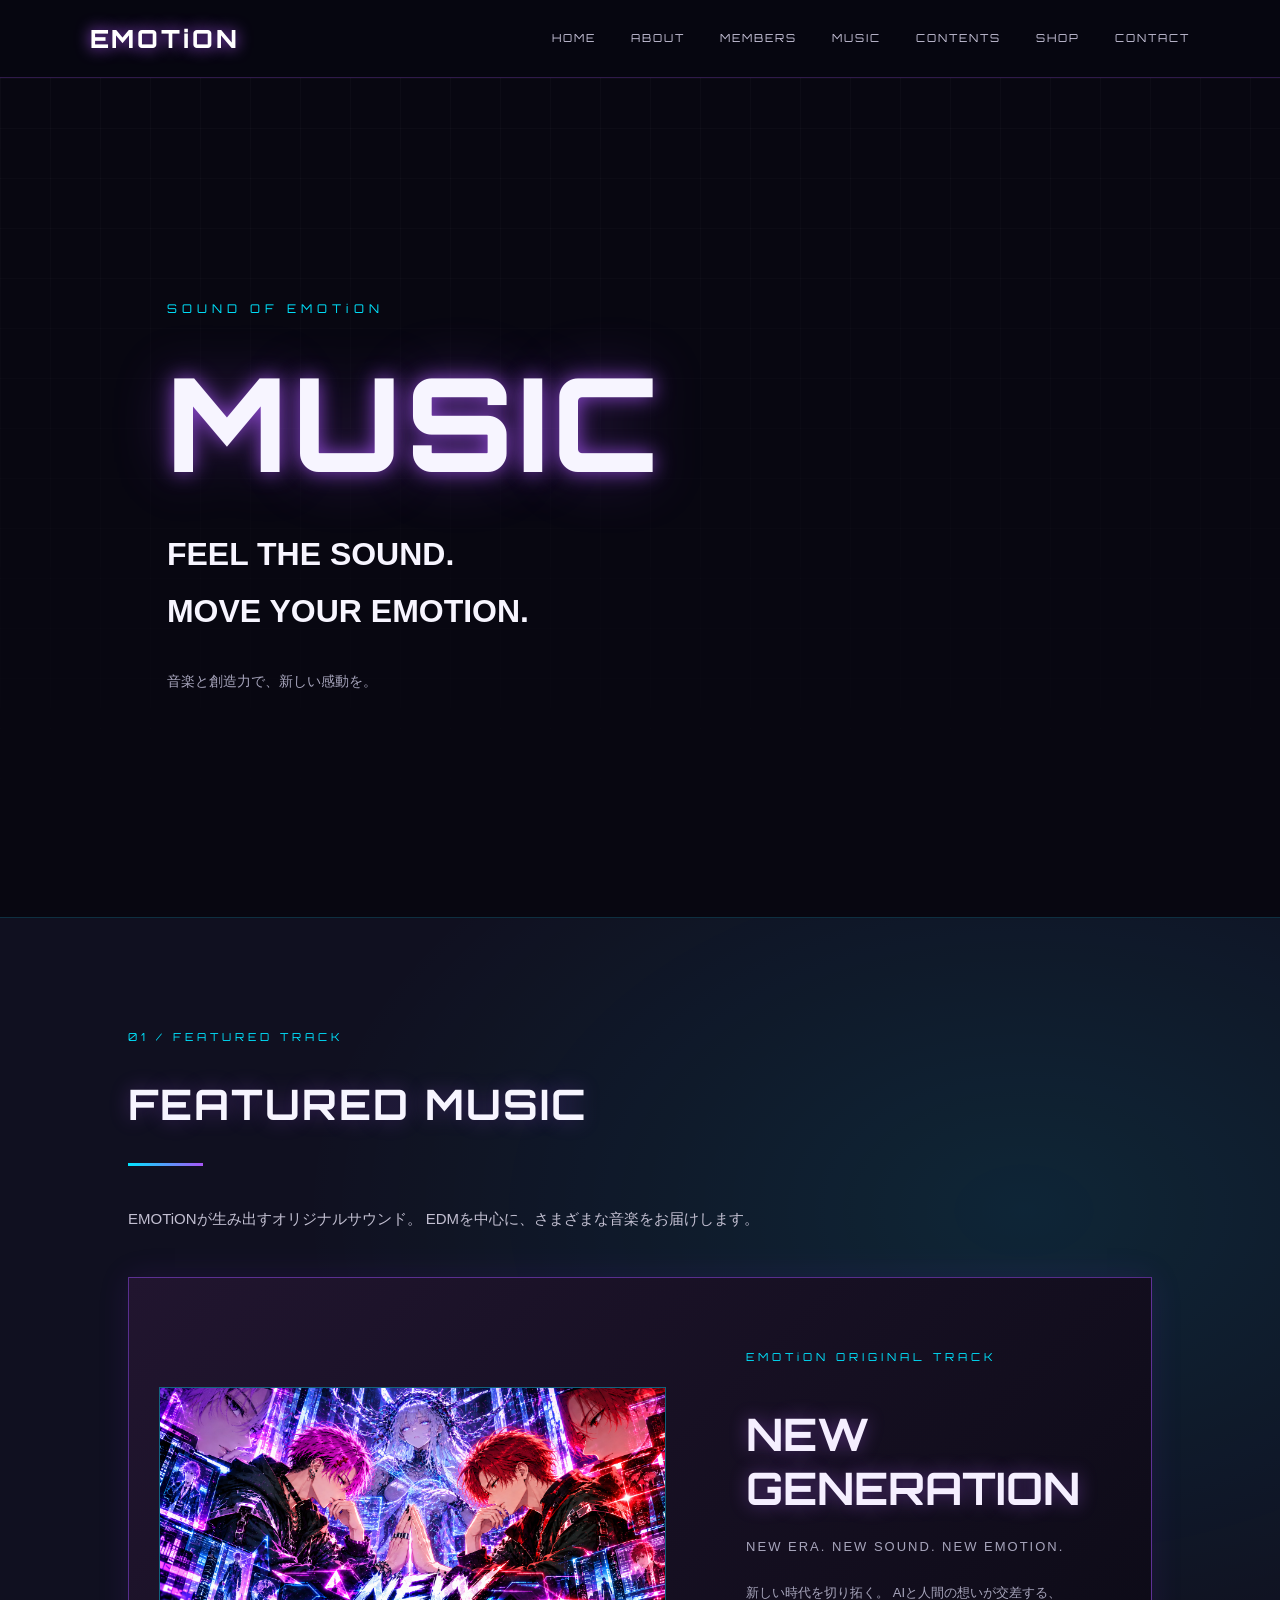
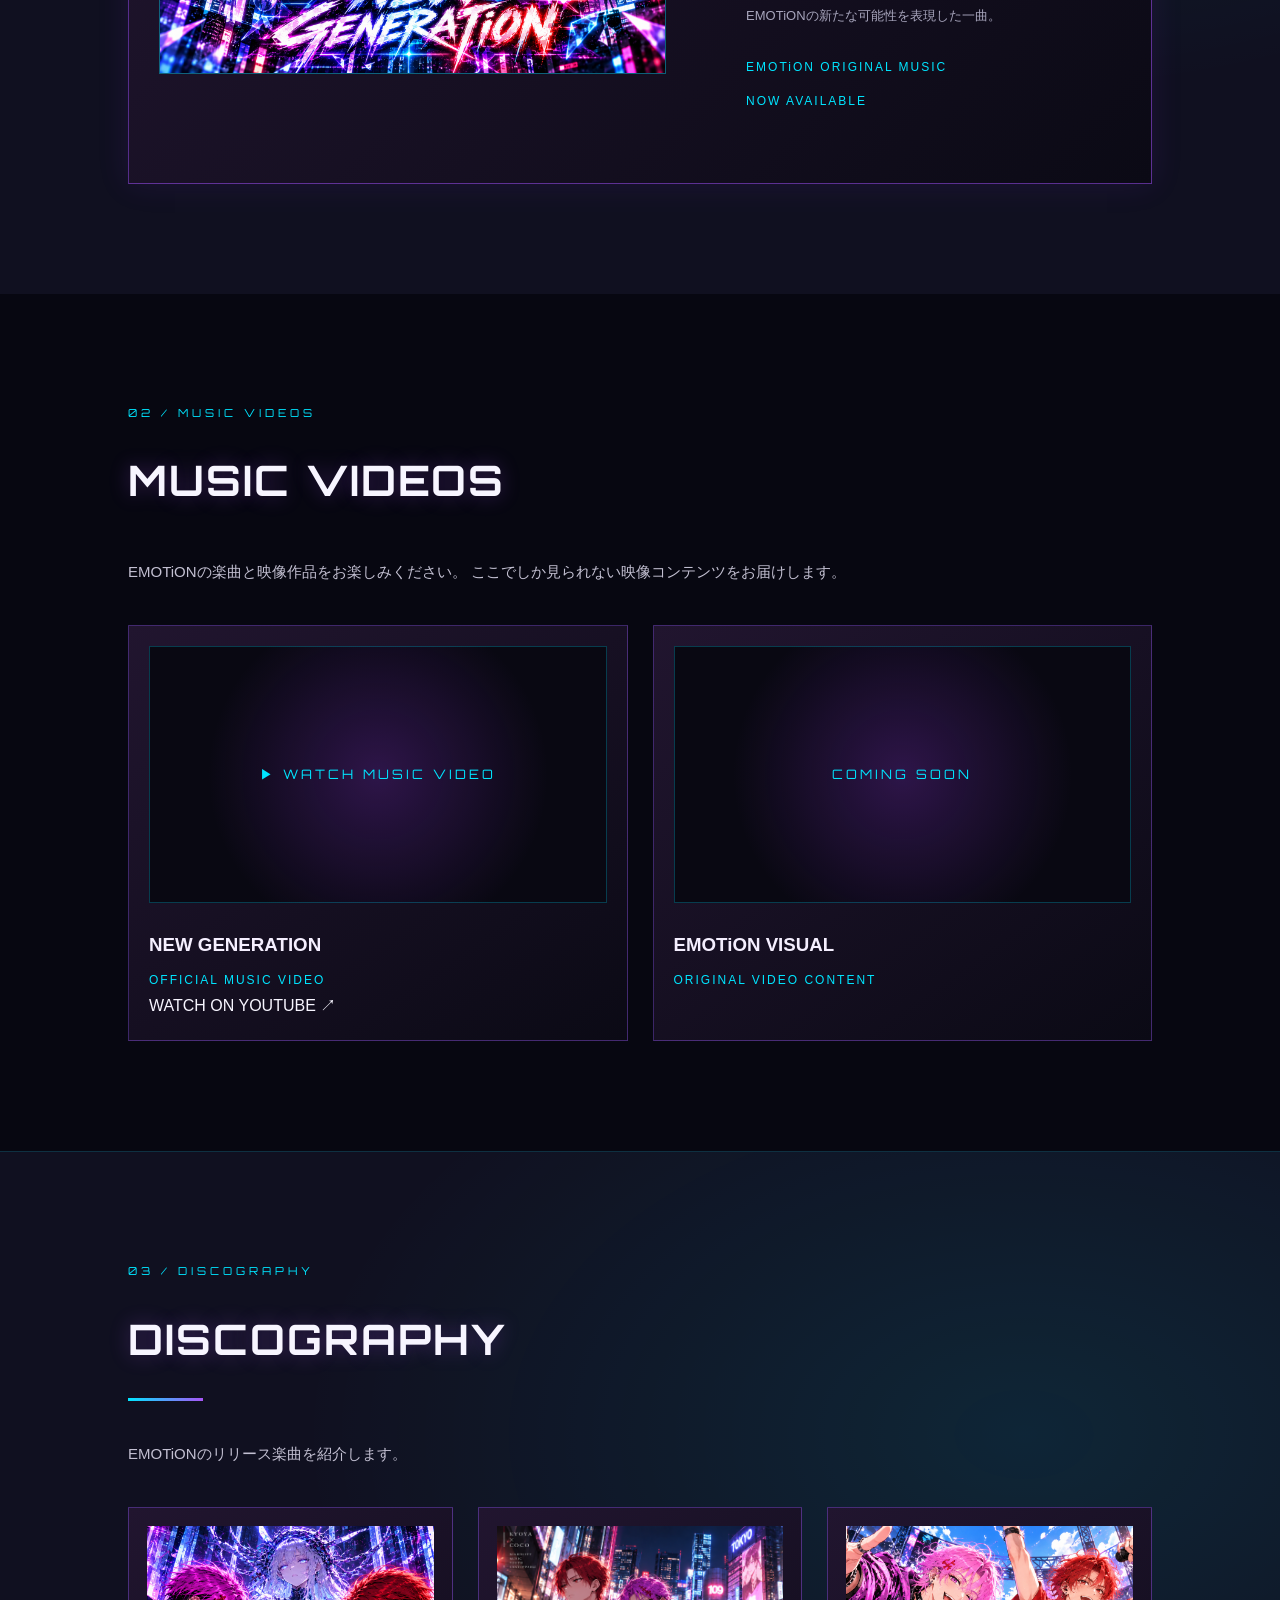
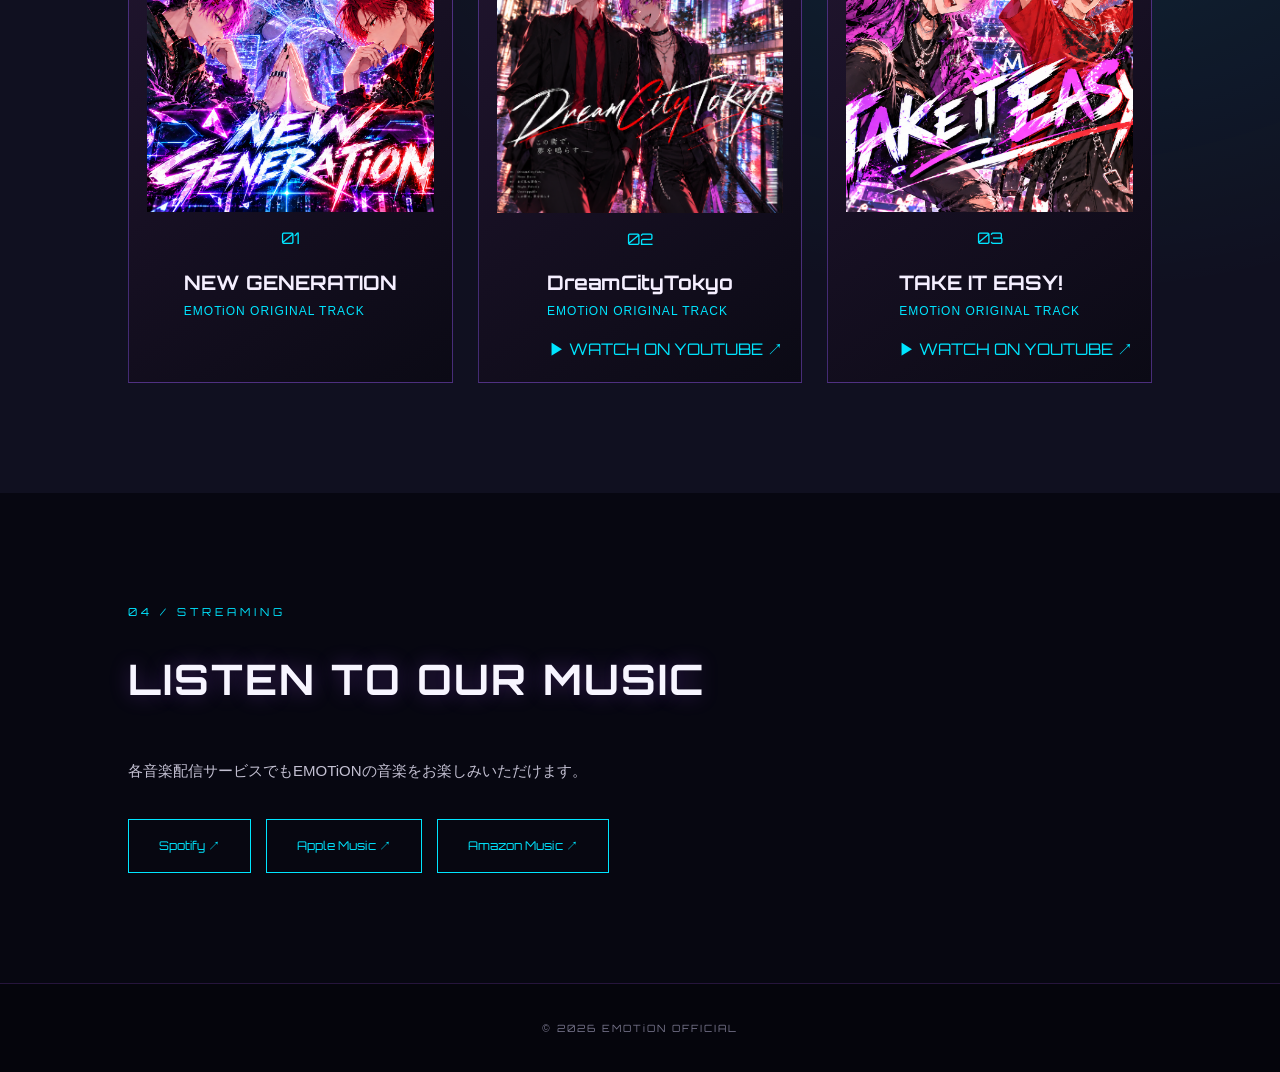
<file: music.html>
<!DOCTYPE html>
<html lang="ja">
<head>
  <meta charset="UTF-8">
  <meta name="viewport" content="width=device-width, initial-scale=1.0">
  <title>MUSIC | EMOTiON OFFICIAL</title>
  <meta name="description" content="EMOTiONのオリジナル楽曲とミュージックビデオ">
  <link rel="icon" type="image/png" href="images/favicon.png">
  <link rel="stylesheet" href="style.css">
</head>
<body>

<header>
  <a href="index.html" class="logo">EMOTiON</a>
  <nav>
    <a href="index.html">HOME</a>
    <a href="about.html">ABOUT</a>
    <a href="members.html">MEMBERS</a>
    <a href="music.html">MUSIC</a>
    <a href="contents.html">CONTENTS</a>
    <a href="shop.html">SHOP</a>
    <a href="contact.html">CONTACT</a>
  </nav>
</header>

<main>

  <section class="hero">
    <div class="hero-content">
      <div class="eyebrow">SOUND OF EMOTiON</div>
      <h1>MUSIC</h1>
      <p class="tagline">
        FEEL THE SOUND.<br>
        MOVE YOUR EMOTION.
      </p>
      <p class="description">
        音楽と創造力で、新しい感動を。
      </p>
    </div>
  </section>


<section class="section music">
  <div class="section-label">01 / FEATURED TRACK</div>
  <h2>FEATURED MUSIC</h2>

  <p>
    EMOTiONが生み出すオリジナルサウンド。
    EDMを中心に、さまざまな音楽をお届けします。
  </p>

  <div class="music-feature-card new-generation-card">

    <div class="music-art">
      <img
        src="images/new-generation.png"
        alt="NEW GENERATION ジャケット"
      >
    </div>

    <div class="music-info">
      <p class="section-label">EMOTiON ORIGINAL TRACK</p>

      <h3>NEW GENERATION</h3>

      <p class="track-concept">
        NEW ERA. NEW SOUND. NEW EMOTION.
      </p>

      <p>
        新しい時代を切り拓く。
        AIと人間の想いが交差する、
        EMOTiONの新たな可能性を表現した一曲。
      </p>

      <div class="track-status">
        <span>EMOTiON ORIGINAL MUSIC</span>
        <span>NOW AVAILABLE</span>
      </div>
    </div>

  </div>
</section>


<section class="section">
  <div class="section-label">02 / MUSIC VIDEOS</div>
  <h2>MUSIC VIDEOS</h2>

  <p>
    EMOTiONの楽曲と映像作品をお楽しみください。
    ここでしか見られない映像コンテンツをお届けします。
  </p>


<div class="video-grid">

  <!-- NEW GENERATION -->
  <a
    href="https://youtu.be/NwIukADI6XM"
    target="_blank"
    rel="noopener noreferrer"
    class="video-card"
  >
    <div class="video-placeholder">
      <span>▶ WATCH MUSIC VIDEO</span>
    </div>

    <h3>NEW GENERATION</h3>
    <p>OFFICIAL MUSIC VIDEO</p>
    <span class="video-link">WATCH ON YOUTUBE ↗</span>
  </a>

  <!-- NEXT VIDEO -->
  <div class="video-card">
    <div class="video-placeholder">
      <span>COMING SOON</span>
    </div>
    <h3>EMOTiON VISUAL</h3>
    <p>ORIGINAL VIDEO CONTENT</p>
  </div>

</div>
</section>

  <section class="section music">
    <div class="section-label">03 / DISCOGRAPHY</div>
    <h2>DISCOGRAPHY</h2>
    <p>
      EMOTiONのリリース楽曲を紹介します。
    </p>



<div class="discography-list">

  <div class="discography-item">
    <img src="images/new-generation.png" alt="NEW GENERATION">
    <span>01</span>
    <div>
      <h3>NEW GENERATION</h3>
      <p>EMOTiON ORIGINAL TRACK</p>
    </div>
  </div>


<a
  href="https://youtu.be/eaqEDLteQhg"
  target="_blank"
  rel="noopener noreferrer"
  class="discography-item"
>
  <img src="images/dream-city-tokyo.png" alt="DreamCityTokyo">
  <span>02</span>
  <div>
    <h3>DreamCityTokyo</h3>
    <p>EMOTiON ORIGINAL TRACK</p>
  </div>
  <span>▶ WATCH ON YOUTUBE ↗</span>
</a>


<a
  href="https://youtu.be/cZLpq8C_p0k"
  target="_blank"
  rel="noopener noreferrer"
  class="discography-item"
>
  <img src="images/take-it-easy.png" alt="TAKE IT EASY!">
  <span>03</span>
  <div>
    <h3>TAKE IT EASY!</h3>
    <p>EMOTiON ORIGINAL TRACK</p>
  </div>
  <span>▶ WATCH ON YOUTUBE ↗</span>
</a>

</div>

  </section>

  <section class="section">
    <div class="section-label">04 / STREAMING</div>
    <h2>LISTEN TO OUR MUSIC</h2>
    <p>
      各音楽配信サービスでもEMOTiONの音楽をお楽しみいただけます。
    </p>

    <div class="streaming-links">
      <a href="https://open.spotify.com/intl-ja/artist/5FNe5GspyewiX3O4HwrC96?si=sGa1byqiQamNmNeRsJmkWw" target="_blank" rel="noopener noreferrer" class="streaming-button">Spotify ↗</a>
      <a href="https://music.apple.com/jp/artist/emotion/6821497282" target="_blank" rel="noopener noreferrer" class="streaming-button">Apple Music ↗</a>
      <a href="https://www.amazon.com/music/player/artists/B0013O9DB4/emotion" target="_blank" rel="noopener noreferrer" class="streaming-button">Amazon Music ↗</a>
    </div>
  </section>

</main>

<footer>
  © 2026 EMOTiON OFFICIAL
</footer>

</body>
</html>
</file>
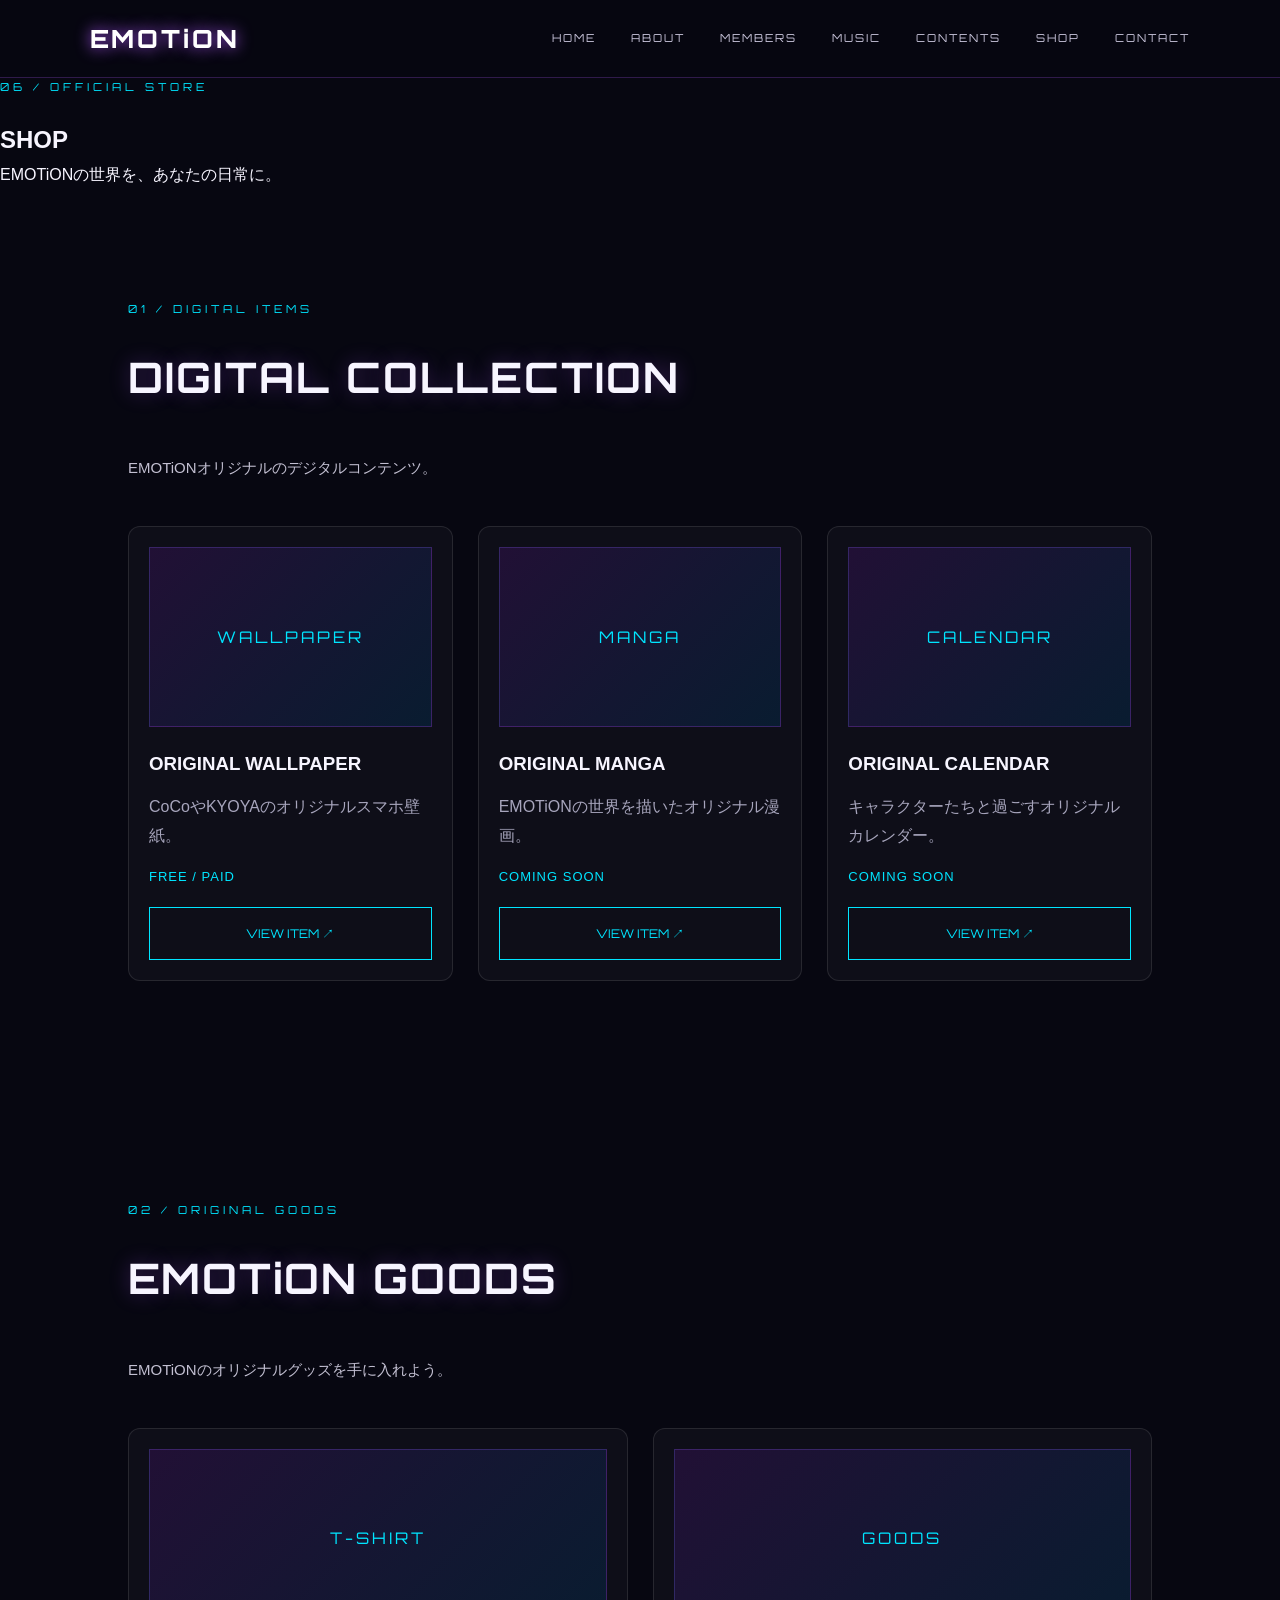
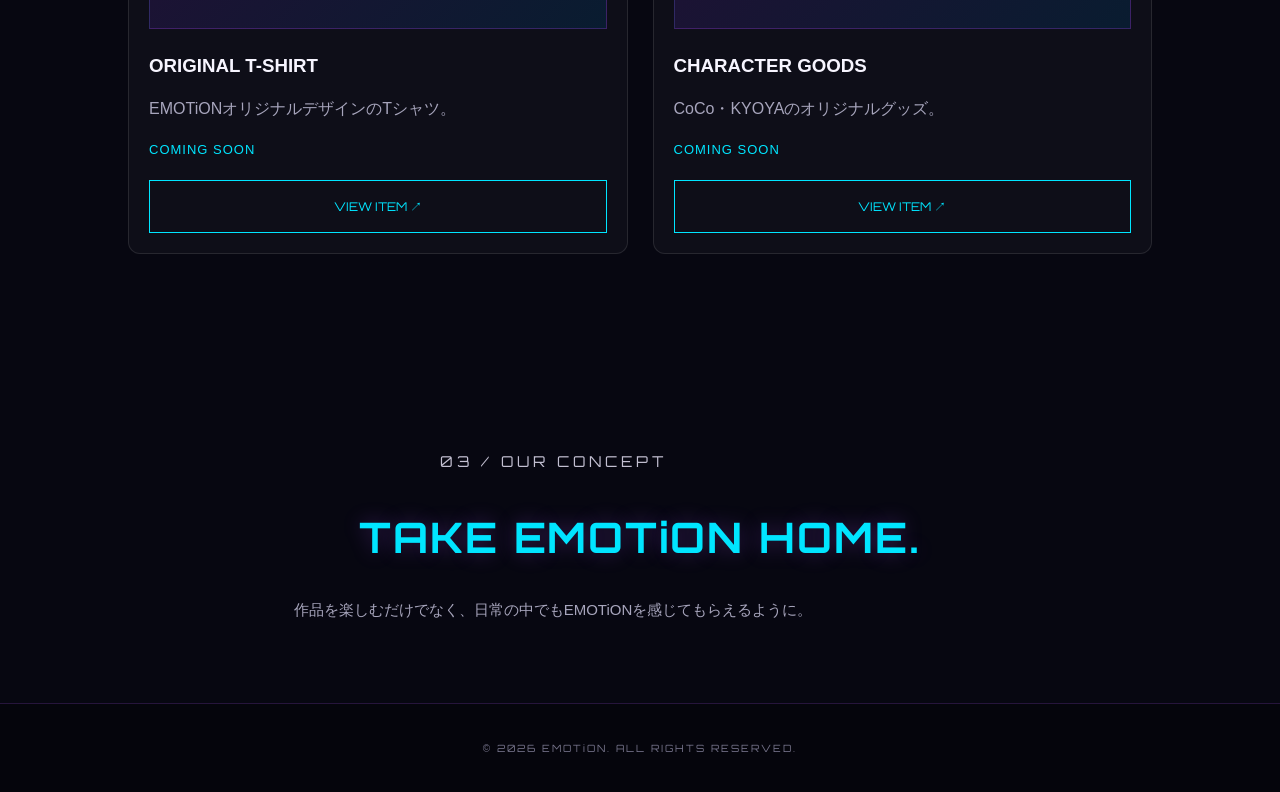
<file: shop.html>
<!DOCTYPE html>
<html lang="ja">
<head>
  <meta charset="UTF-8">
  <meta name="viewport" content="width=device-width, initial-scale=1.0">
  <title>SHOP | EMOTiON</title>
  <link rel="icon" type="image/png" href="images/favicon.png">
  <link rel="stylesheet" href="style.css">
</head>

<body>

  <header>
    <a href="index.html" class="logo">EMOTiON</a>
    <nav>
      <a href="index.html">HOME</a>
      <a href="about.html">ABOUT</a>
      <a href="members.html">MEMBERS</a>
      <a href="music.html">MUSIC</a>
      <a href="contents.html">CONTENTS</a>
      <a href="shop.html">SHOP</a>
      <a href="contact.html">CONTACT</a>
    </nav>
  </header>

  <section class="page-hero">
    <p class="section-label">06 / OFFICIAL STORE</p>
    <h1>SHOP</h1>
    <p>EMOTiONの世界を、あなたの日常に。</p>
  </section>

  <section class="section">
    <div class="section-label">01 / DIGITAL ITEMS</div>
    <h2>DIGITAL COLLECTION</h2>
    <p>EMOTiONオリジナルのデジタルコンテンツ。</p>

    <div class="shop-grid">

      <div class="shop-card">
        <div class="shop-placeholder">WALLPAPER</div>
        <h3>ORIGINAL WALLPAPER</h3>
        <p>CoCoやKYOYAのオリジナルスマホ壁紙。</p>
        <span class="shop-price">FREE / PAID</span>
        <a href="https://suzuri.jp/mafuyu91228496/digital_products/168397" target="_blank" rel="noopener noreferrer" class="streaming-button">VIEW ITEM ↗</a>
      </div>

      <div class="shop-card">
        <div class="shop-placeholder">MANGA</div>
        <h3>ORIGINAL MANGA</h3>
        <p>EMOTiONの世界を描いたオリジナル漫画。</p>
        <span class="shop-price">COMING SOON</span>
        <a href="#" target="_blank" rel="noopener noreferrer" class="streaming-button">VIEW ITEM ↗</a>
      </div>

      <div class="shop-card">
        <div class="shop-placeholder">CALENDAR</div>
        <h3>ORIGINAL CALENDAR</h3>
        <p>キャラクターたちと過ごすオリジナルカレンダー。</p>
        <span class="shop-price">COMING SOON</span>
        <a href="#" target="_blank" rel="noopener noreferrer" class="streaming-button">VIEW ITEM ↗</a>
      </div>

    </div>
  </section>

  <section class="section">
    <div class="section-label">02 / ORIGINAL GOODS</div>
    <h2>EMOTiON GOODS</h2>
    <p>EMOTiONのオリジナルグッズを手に入れよう。</p>

    <div class="shop-grid">

      <div class="shop-card">
        <div class="shop-placeholder">T-SHIRT</div>
        <h3>ORIGINAL T-SHIRT</h3>
        <p>EMOTiONオリジナルデザインのTシャツ。</p>
        <span class="shop-price">COMING SOON</span>
        <a href="#" target="_blank" rel="noopener noreferrer" class="streaming-button">VIEW ITEM ↗</a>
      </div>

      <div class="shop-card">
        <div class="shop-placeholder">GOODS</div>
        <h3>CHARACTER GOODS</h3>
        <p>CoCo・KYOYAのオリジナルグッズ。</p>
        <span class="shop-price">COMING SOON</span>
        <a href="#" target="_blank" rel="noopener noreferrer" class="streaming-button">VIEW ITEM ↗</a>
      </div>

    </div>
  </section>

  <section class="section shop-message">
    <p class="section-label">03 / OUR CONCEPT</p>
    <h2>TAKE EMOTiON HOME.</h2>
    <p>作品を楽しむだけでなく、日常の中でもEMOTiONを感じてもらえるように。</p>
  </section>

  <footer>
    <p>© 2026 EMOTiON. ALL RIGHTS RESERVED.</p>
  </footer>

</body>
</html>
</file>
<file: style.css>
/* =================================
   EMOTiON OFFICIAL WEBSITE
   CYBERPUNK / FUTURISTIC DESIGN
================================= */

@import url('https://fonts.googleapis.com/css2?family=Orbitron:wght@400;500;600;700;800&display=swap');

:root {
  --bg: #070711;
  --bg-light: #101020;
  --purple: #a855f7;
  --cyan: #00e5ff;
  --white: #f7f5ff;
  --muted: #a7a5bc;
}

* {
  margin: 0;
  padding: 0;
  box-sizing: border-box;
}

html {
  scroll-behavior: smooth;
}

body {
  background: var(--bg);
  color: var(--white);
  font-family: "Noto Sans JP", "Hiragino Kaku Gothic ProN", sans-serif;
  line-height: 1.8;
  overflow-x: hidden;
}

a {
  color: inherit;
  text-decoration: none;
}

/* =================================
   WELCOME SCREEN
   現在のデザインを維持
================================= */


.welcome-screen {
  position: fixed;
  inset: 0;
  z-index: 99999;
  display: flex;
  align-items: center;
  justify-content: center;
  overflow: hidden;
  background: #05050c;
  opacity: 1;
  animation: none;
}

.welcome-image {
  position: absolute;
  width: 100%;
  height: 100%;
  object-fit: cover;
  object-position: center top;
}

.welcome-overlay {
  position: absolute;
  inset: 0;
  background:
    linear-gradient(
      90deg,
      rgba(5,5,15,.15),
      rgba(5,5,15,.35),
      rgba(5,5,15,.8)
    ),
    linear-gradient(
      0deg,
      rgba(5,5,15,.9),
      transparent 65%
    );
}

.welcome-content {
  position: relative;
  z-index: 2;
  width: 100%;
  padding: 40px;
  text-align: center;
  text-shadow: 0 0 20px #000;
  animation: contentAppear 1.5s ease both;
}

.welcome-label {
  font-family: 'Orbitron', sans-serif;
  color: var(--cyan);
  letter-spacing: 5px;
  font-size: 12px;
}

.welcome-content h1 {
  font-family: 'Orbitron', sans-serif;
  font-size: clamp(55px, 10vw, 110px);
  letter-spacing: 8px;
  margin: 20px 0;
  color: white;
  text-shadow: 0 0 15px var(--purple), 0 0 40px var(--purple);
}

.welcome-dialogue {
  margin: 25px auto;
  color: white;
  line-height: 2.5;
  font-size: clamp(13px, 2vw, 18px);
}

.welcome-dialogue span {
  color: var(--cyan);
  font-weight: bold;
}

.enter-button {
  margin-top: 25px;
  padding: 18px 45px;
  color: white;
  background: rgba(100,30,180,.25);
  border: 1px solid var(--cyan);
  font-family: 'Orbitron', sans-serif;
  letter-spacing: 3px;
  cursor: pointer;
  transition: .3s;
  box-shadow: 0 0 15px rgba(0,229,255,.4);
}

.enter-button:hover {
  background: var(--cyan);
  color: #070711;
  box-shadow: 0 0 35px var(--cyan);
}

.enter-button span {
  margin-left: 15px;
}

.welcome-footer {
  margin-top: 35px;
  font-family: 'Orbitron', sans-serif;
  color: #aaaabd;
  font-size: 9px;
  letter-spacing: 3px;
}

.welcome-screen.hide {
  animation: screenExit .8s forwards;
  pointer-events: none;
}

/* =================================
   HEADER
================================= */

header {
  position: sticky;
  top: 0;
  z-index: 100;
  min-height: 78px;
  padding: 0 7%;
  display: flex;
  align-items: center;
  justify-content: space-between;
  background: rgba(7, 7, 17, .88);
  border-bottom: 1px solid rgba(168, 85, 247, .25);
  backdrop-filter: blur(15px);
}

.logo {
  font-family: 'Orbitron', sans-serif;
  font-size: 25px;
  font-weight: 800;
  letter-spacing: 3px;
  color: white;
  text-shadow: 0 0 15px var(--purple);
}

nav {
  display: flex;
  align-items: center;
  gap: 35px;
}

nav a {
  font-family: 'Orbitron', sans-serif;
  font-size: 11px;
  letter-spacing: 2px;
  color: #c9c5dc;
  transition: .3s;
}

nav a:hover {
  color: var(--cyan);
  text-shadow: 0 0 12px var(--cyan);
}

/* =================================
   MAIN HERO
================================= */

.hero {
  min-height: 680px;
  padding: 120px 8%;
  display: flex;
  align-items: center;
  position: relative;
  overflow: hidden;
  background:
    radial-gradient(ellipse at 80% 40%, rgba(168,85,247,.2), transparent 45%),
    radial-gradient(ellipse at 15% 80%, rgba(0,229,255,.12), transparent 40%),
    linear-gradient(135deg, #090916, #111020 55%, #080812);
}

.hero::before {
  content: "";
  position: absolute;
  inset: 0;
  background-image:
    linear-gradient(rgba(255,255,255,.025) 1px, transparent 1px),
    linear-gradient(90deg, rgba(255,255,255,.025) 1px, transparent 1px);
  background-size: 50px 50px;
  mask-image: linear-gradient(to bottom, black, transparent);
  pointer-events: none;
}

.hero-content {
  position: relative;
  z-index: 2;
  max-width: 850px;
}

.eyebrow {
  font-family: 'Orbitron', sans-serif;
  font-size: 12px;
  letter-spacing: 5px;
  color: var(--cyan);
  margin-bottom: 25px;
}

.hero h1 {
  font-family: 'Orbitron', sans-serif;
  font-size: clamp(65px, 12vw, 130px);
  line-height: 1.2;
  letter-spacing: 5px;
  font-weight: 800;
  text-shadow:
    0 0 20px rgba(168,85,247,.8),
    0 0 60px rgba(168,85,247,.3);
}

.hero h1 span {
  color: var(--cyan);
}

.tagline {
  margin-top: 25px;
  font-size: clamp(22px, 3vw, 32px);
  font-weight: 700;
  line-height: 1.8;
}

.description {
  margin-top: 25px;
  color: var(--muted);
  font-size: 14px;
  line-height: 2.2;
}

.hero-button {
  display: inline-block;
  margin-top: 40px;
  padding: 15px 35px;
  border: 1px solid var(--cyan);
  color: var(--cyan);
  font-family: 'Orbitron', sans-serif;
  font-size: 11px;
  letter-spacing: 2px;
  transition: .3s;
}

.hero-button:hover {
  background: var(--cyan);
  color: var(--bg);
  box-shadow: 0 0 25px rgba(0,229,255,.5);
}

/* =================================
   COMMON SECTIONS
================================= */

.section {
  position: relative;
  padding: 110px 10%;
}

.section-label {
  font-family: 'Orbitron', sans-serif;
  color: var(--cyan);
  font-size: 11px;
  letter-spacing: 4px;
  margin-bottom: 20px;
}

.section h2 {
  font-family: 'Orbitron', sans-serif;
  font-size: clamp(27px, 4vw, 42px);
  letter-spacing: 2px;
  margin-bottom: 35px;
  text-shadow: 0 0 20px rgba(168,85,247,.3);
}

.section > p {
  max-width: 850px;
  color: #c3c0d2;
  font-size: 15px;
  line-height: 2.4;
}

/* =================================
   ABOUT
================================= */

.about {
  background: linear-gradient(180deg, #0b0b19, #101020);
  border-top: 1px solid rgba(168,85,247,.15);
  border-bottom: 1px solid rgba(168,85,247,.15);
}

.about h2::after {
  content: "";
  display: block;
  width: 75px;
  height: 3px;
  margin-top: 20px;
  background: linear-gradient(90deg, var(--purple), var(--cyan));
}

/* =================================
   MEMBERS
================================= */

.members {
  background:
    radial-gradient(ellipse at 50% 100%, rgba(168,85,247,.12), transparent 60%),
    #080812;
}

.member-grid {
  display: grid;
  grid-template-columns: repeat(2, minmax(0, 1fr));
  gap: 30px;
  margin-top: 45px;
}

.member-card {
  min-height: 280px;
  padding: 40px;
  display: flex;
  flex-direction: column;
  justify-content: flex-end;
  position: relative;
  overflow: hidden;
  background: linear-gradient(145deg, #19132b, #10101d);
  border: 1px solid rgba(168,85,247,.35);
  transition: .4s;
}

.member-card::before {
  content: "";
  position: absolute;
  inset: 0;
  background: linear-gradient(135deg, rgba(168,85,247,.16), transparent 60%);
  pointer-events: none;
}

.member-card:hover {
  transform: translateY(-8px);
  border-color: var(--cyan);
  box-shadow: 0 15px 40px rgba(0,229,255,.12);
}

.member-card h3 {
  position: relative;
  font-family: 'Orbitron', sans-serif;
  font-size: 32px;
  letter-spacing: 3px;
}

.member-card p {
  position: relative;
  color: var(--cyan);
  font-family: 'Orbitron', sans-serif;
  font-size: 10px;
  letter-spacing: 3px;
  margin-top: 10px;
}

/* =================================
   MUSIC
================================= */

.music {
  background:
    radial-gradient(ellipse at 80% 30%, rgba(0,229,255,.1), transparent 50%),
    #101020;
  border-top: 1px solid rgba(0,229,255,.15);
}

.music h2::after {
  content: "";
  display: block;
  width: 75px;
  height: 3px;
  margin-top: 20px;
  background: linear-gradient(90deg, var(--cyan), var(--purple));
}

/* =================================
   FOOTER
================================= */

footer {
  padding: 35px 20px;
  text-align: center;
  background: #05050c;
  border-top: 1px solid rgba(168,85,247,.2);
  color: #77758c;
  font-family: 'Orbitron', sans-serif;
  font-size: 10px;
  letter-spacing: 2px;
}

/* =================================
   ANIMATIONS
================================= */

@keyframes contentAppear {
  from {
    opacity: 0;
    transform: translateY(25px);
  }
  to {
    opacity: 1;
    transform: translateY(0);
  }
}

@keyframes welcomeFade {
  from { opacity: 0; }
  to { opacity: 1; }
}

@keyframes screenExit {
  to {
    opacity: 0;
    visibility: hidden;
  }
}

/* =================================
   MOBILE
================================= */

@media (max-width: 700px) {

  header {
    min-height: 65px;
    padding: 0 5%;
  }

  .logo {
    font-size: 19px;
  }

  nav {
    gap: 13px;
  }

  nav a {
    font-size: 9px;
    letter-spacing: 0;
  }

  .hero {
    min-height: 600px;
    padding: 90px 7%;
  }

  .description {
    font-size: 12px;
  }

  .section {
    padding: 80px 7%;
  }

  .member-grid {
    grid-template-columns: 1fr;
  }

  .member-card {
    min-height: 220px;
    padding: 30px;
  }

  .welcome-image {
    object-fit: contain;
    object-position: center center;
  }

  .welcome-content {
    padding: 20px;
  }

  .welcome-dialogue {
    text-shadow: 0 2px 8px #000;
  }
}

@media (prefers-reduced-motion: reduce) {
  *,
  *::before,
  *::after {
    scroll-behavior: auto !important;
    animation: none !important;
    transition: none !important;
  }
}

/* =================================
   MUSIC PAGE
================================= */

.music-feature-card {
  display: grid;
  grid-template-columns: 1fr 1fr;
  margin-top: 40px;
  background: #111020;
  border: 1px solid rgba(168,85,247,.35);
}

.music-art-placeholder {
  min-height: 300px;
  display: flex;
  align-items: center;
  justify-content: center;
  background:
    radial-gradient(circle, rgba(168,85,247,.4), transparent 60%),
    linear-gradient(135deg, #21133c, #080812);
  color: var(--cyan);
  font-family: 'Orbitron', sans-serif;
  font-size: 12px;
  letter-spacing: 3px;
  text-align: center;
  padding: 20px;
}

.music-info {
  padding: 40px;
  display: flex;
  flex-direction: column;
  justify-content: center;
}

.music-info h3 {
  font-family: 'Orbitron', sans-serif;
  font-size: 25px;
  margin-bottom: 15px;
}

.music-info > p:not(.section-label) {
  color: var(--muted);
  font-size: 13px;
}

.coming-soon {
  display: inline-block;
  margin-top: 20px;
  color: var(--cyan);
  font-family: 'Orbitron', sans-serif;
  font-size: 10px;
  letter-spacing: 3px;
}

.video-placeholder {
  min-height: 180px;
  margin-bottom: 25px;
  display: flex;
  align-items: center;
  justify-content: center;
  background: linear-gradient(135deg, #21133c, #080812);
  border: 1px dashed rgba(0,229,255,.4);
  color: var(--cyan);
  font-family: 'Orbitron', sans-serif;
  letter-spacing: 3px;
}

.discography-list {
  margin-top: 35px;
}

.discography-item {
  display: flex;
  align-items: center;
  gap: 25px;
  padding: 25px 10px;
  border-bottom: 1px solid rgba(168,85,247,.25);
}

.discography-item > span {
  color: var(--cyan);
  font-family: 'Orbitron', sans-serif;
}

.discography-item h3 {
  font-family: 'Orbitron', sans-serif;
  font-size: 15px;
}

.discography-item p {
  color: var(--muted);
  font-size: 10px;
  letter-spacing: 2px;
}

.discography-item > span:last-child {
  margin-left: auto;
}

.streaming-links {
  display: flex;
  flex-wrap: wrap;
  gap: 15px;
  margin-top: 30px;
}

.streaming-button {
  display: inline-block;
  padding: 15px 30px;
  border: 1px solid var(--cyan);
  color: var(--cyan);
  font-family: 'Orbitron', sans-serif;
  font-size: 12px;
  transition: .3s;
}

.streaming-button:hover {
  background: var(--cyan);
  color: var(--bg);
}

@media (max-width: 700px) {
  .music-feature-card {
    grid-template-columns: 1fr;
  }

  .music-art-placeholder {
    min-height: 220px;
  }

  .music-info {
    padding: 25px;
  }
}

/* CONTENTS PAGE */

.content-grid {
  display: grid;
  grid-template-columns: repeat(auto-fit, minmax(240px, 1fr));
  gap: 25px;
  margin-top: 40px;
}

.content-card {
  padding: 20px;
  background: rgba(255, 255, 255, 0.03);
  border: 1px solid rgba(255, 255, 255, 0.1);
  border-radius: 12px;
  transition: 0.3s;
}

.content-card:hover {
  transform: translateY(-5px);
  border-color: var(--cyan);
  box-shadow: 0 0 20px rgba(0, 229, 255, 0.12);
}

.content-placeholder {
  height: 160px;
  display: flex;
  align-items: center;
  justify-content: center;
  background: linear-gradient(135deg, #17102c, #071b2b);
  border: 1px solid rgba(0, 229, 255, 0.2);
  color: var(--cyan);
  font-family: 'Orbitron', sans-serif;
  letter-spacing: 3px;
  margin-bottom: 20px;
}

.content-card h3 {
  color: var(--white);
  margin-bottom: 12px;
}

.content-card p {
  color: var(--muted);
  line-height: 1.8;
  margin-bottom: 20px;
}

/* SHOP PAGE */

.shop-grid {
  display: grid;
  grid-template-columns: repeat(auto-fit, minmax(240px, 1fr));
  gap: 25px;
  margin-top: 40px;
}

.shop-card {
  display: flex;
  flex-direction: column;
  padding: 20px;
  background: rgba(255, 255, 255, 0.03);
  border: 1px solid rgba(255, 255, 255, 0.1);
  border-radius: 12px;
  transition: 0.3s;
}

.shop-card:hover {
  transform: translateY(-5px);
  border-color: var(--purple);
  box-shadow: 0 0 20px rgba(160, 80, 255, 0.15);
}

.shop-placeholder {
  height: 180px;
  display: flex;
  align-items: center;
  justify-content: center;
  background: linear-gradient(135deg, #211035, #091c30);
  border: 1px solid rgba(160, 80, 255, 0.25);
  color: var(--cyan);
  font-family: 'Orbitron', sans-serif;
  letter-spacing: 3px;
  margin-bottom: 20px;
}

.shop-card h3 {
  color: var(--white);
  margin-bottom: 12px;
}

.shop-card p {
  color: var(--muted);
  line-height: 1.8;
  margin-bottom: 15px;
}

.shop-price {
  color: var(--cyan);
  font-size: 13px;
  letter-spacing: 1px;
  margin-top: auto;
  margin-bottom: 18px;
}

.shop-card .streaming-button {
  text-align: center;
  text-decoration: none;
}

.shop-message {
  text-align: center;
  padding-top: 80px;
  padding-bottom: 80px;
}

.shop-message h2 {
  color: var(--cyan);
  margin: 20px 0;
}

.shop-message p:last-child {
  color: var(--muted);
  line-height: 1.8;
}

/* CONTACT PAGE */

.contact-container {
  display: grid;
  grid-template-columns: repeat(auto-fit, minmax(260px, 1fr));
  gap: 25px;
  margin-top: 40px;
}

.contact-card {
  padding: 35px 25px;
  text-align: center;
  background: rgba(255, 255, 255, 0.03);
  border: 1px solid rgba(255, 255, 255, 0.1);
  border-radius: 12px;
  transition: 0.3s;
}

.contact-card:hover {
  transform: translateY(-5px);
  border-color: var(--cyan);
  box-shadow: 0 0 20px rgba(0, 229, 255, 0.12);
}

.contact-icon {
  font-size: 35px;
  color: var(--cyan);
  margin-bottom: 20px;
}

.contact-card h3 {
  color: var(--white);
  margin-bottom: 15px;
  letter-spacing: 1px;
}

.contact-card p {
  color: var(--muted);
  line-height: 1.8;
  margin-bottom: 25px;
}

.contact-message {
  text-align: center;
  padding-top: 80px;
  padding-bottom: 80px;
}

.contact-message h2 {
  color: var(--cyan);
  margin: 20px 0;
}

.contact-message p:last-child {
  color: var(--muted);
  line-height: 1.8;
}

/* GOOGLE FORM */

.google-form-container {
  width: 100%;
  max-width: 800px;
  margin: 40px auto;
  background: #ffffff;
  border-radius: 12px;
  overflow: hidden;
}

.google-form-container iframe {
  display: block;
  width: 100%;
  min-height: 1100px;
  border: none;
}

@media (max-width: 600px) {
  .google-form-container {
    margin: 25px auto;
  }

  .google-form-container iframe {
    min-height: 1250px;
  }
}

/* HOME MAIN VISUAL */

.hero {
  position: relative;
  min-height: 85vh;
  display: flex;
  align-items: center;
  overflow: hidden;
  background: #080711;
}

.hero-image {
  position: absolute;
  inset: 0;
  width: 100%;
  height: 100%;
  object-fit: contain;
  object-position: center;
  background: #080711;
  z-index: 0;
}
.hero-overlay {
  position: absolute;
  inset: 0;
  z-index: 1;
  background: linear-gradient(
    90deg,
    rgba(5, 5, 15, 0.88) 0%,
    rgba(5, 5, 15, 0.55) 45%,
    rgba(5, 5, 15, 0.12) 100%
  );
}

.hero-content {
  position: relative;
  z-index: 2;
  padding: 100px 6%;
  max-width: 850px;
}

@media (max-width: 768px) {
  .hero {
    min-height: 75vh;
  }

  .hero-image {
    object-position: center;
  }

  .hero-overlay {
    background: rgba(5, 5, 15, 0.58);
  }

  .hero-content {
    padding: 80px 6%;
  }
}

.member-image {
  width: 100%;
  height: 420px;
  object-fit: contain;
  object-position: center bottom;
  display: block;
  margin-bottom: 20px;
}

/* =================================
   MEMBERS：キャラクター演出
================================= */

/* カード共通 */
.member-card {
  position: relative;
  transition: transform 0.35s ease,
              box-shadow 0.35s ease,
              border-color 0.35s ease;
}

/* KYOYA：レッドネオン */
.member-card:nth-child(1) {
  border-color: rgba(255, 55, 75, 0.5);
}

.member-card:nth-child(1) .member-image {
  transform: scale(1.12);
  filter: drop-shadow(0 0 12px rgba(255, 55, 75, 0.35));
  transition: transform 0.4s ease, filter 0.4s ease;
}

/* CoCo：パープルネオン */
.member-card:nth-child(2) {
  border-color: rgba(190, 70, 255, 0.6);
}

.member-card:nth-child(2) .member-image {
  transform: scale(1.12);
  filter: drop-shadow(0 0 14px rgba(190, 70, 255, 0.4));
  transition: transform 0.4s ease, filter 0.4s ease;
}

/* マウスを乗せたとき */
.member-card:nth-child(1):hover {
  transform: translateY(-8px);
  border-color: #ff465e;
  box-shadow: 0 0 25px rgba(255, 55, 75, 0.3);
}

.member-card:nth-child(2):hover {
  transform: translateY(-8px);
  border-color: #c45bff;
  box-shadow: 0 0 25px rgba(190, 70, 255, 0.35);
}

/* ホバー時にキャラクターを少し拡大 */
.member-card:hover .member-image {
  transform: scale(1.17);
}

/* スマートフォンでは拡大を控えめに */
@media (max-width: 768px) {
  .member-card:nth-child(1) .member-image,
  .member-card:nth-child(2) .member-image {
    transform: scale(1.05);
  }

  .member-card:hover .member-image {
    transform: scale(1.08);
  }
}
/* KYOYAの画像を少し大きく */
.member-card:nth-child(1) .member-image {
  transform: scale(1.22);
}

/* KYOYAにマウスを乗せたとき */
.member-card:nth-child(1):hover .member-image {
  transform: scale(1.27);
}

/* =================================
   HOME MEMBERS
================================= */

.members-intro {
  margin: 20px 0 50px;
  color: #aaa8bb;
  line-height: 2;
}

.home-member-grid {
  display: grid;
  grid-template-columns: repeat(2, 1fr);
  gap: 35px;
}

.home-member-card {
  display: flex;
  flex-direction: column;
  overflow: hidden;
  text-decoration: none;
  background: linear-gradient(145deg, #21152f, #0b0a15);
  border: 1px solid rgba(255,255,255,0.15);
  transition: transform 0.35s ease, box-shadow 0.35s ease;
}

.home-member-image {
  height: 520px;
  display: flex;
  justify-content: center;
  align-items: flex-end;
  overflow: hidden;
}

.home-member-image img {
  height: 100%;
  max-width: 100%;
  object-fit: contain;
  object-position: center bottom;
  transition: transform 0.4s ease;
}

/* CoCo：紫 */
.coco-home-card {
  border-color: rgba(190,70,255,0.55);
}

.coco-home-card .home-member-image img {
  filter: drop-shadow(0 0 15px rgba(190,70,255,0.3));
}

.coco-home-card:hover {
  transform: translateY(-8px);
  box-shadow: 0 0 30px rgba(190,70,255,0.3);
}

/* KYOYA：赤 */
.kyoya-home-card {
  border-color: rgba(255,55,75,0.55);
}

.kyoya-home-card .home-member-image img {
  filter: drop-shadow(0 0 15px rgba(255,55,75,0.3));
}

.kyoya-home-card:hover {
  transform: translateY(-8px);
  box-shadow: 0 0 30px rgba(255,55,75,0.3);
}

/* プロフィール */
.home-member-info {
  padding: 30px;
}

.home-member-info h3 {
  font-size: 34px;
  margin: 0 0 15px;
  color: #f5f0ff;
}

.home-member-role {
  color: #00e5ff;
  letter-spacing: 3px;
  font-size: 13px;
  margin-bottom: 25px;
}

.home-member-description {
  color: #b9b6c8;
  line-height: 2;
  font-size: 14px;
}

.home-member-link {
  display: inline-block;
  margin-top: 20px;
  color: #00e5ff;
  letter-spacing: 2px;
  font-size: 13px;
}

.members-more {
  margin-top: 45px;
  text-align: center;
}

/* =================================
   HOME FEATURED MUSIC
================================= */

.music-intro {
  color: #aaa8bb;
  line-height: 2;
  margin: 20px 0 45px;
}

.featured-track {
  display: grid;
  grid-template-columns: 1.1fr 0.9fr;
  align-items: center;
  gap: 45px;
  padding: 30px;
  background: linear-gradient(135deg, #21152f, #0b0a15);
  border: 1px solid rgba(150, 90, 255, 0.45);
  box-shadow: 0 0 30px rgba(100, 40, 180, 0.12);
}

.featured-track-image {
  overflow: hidden;
  border: 1px solid rgba(0, 220, 255, 0.35);
}

.featured-track-image img {
  display: block;
  width: 100%;
  height: auto;
  transition: transform 0.5s ease;
}

.featured-track-image:hover img {
  transform: scale(1.04);
}

.featured-track-label {
  color: #00e5ff;
  font-size: 12px;
  letter-spacing: 3px;
  margin-bottom: 18px;
}

.featured-track-info h3 {
  color: #f5efff;
  font-size: clamp(28px, 4vw, 48px);
  margin: 0 0 25px;
  text-shadow: 0 0 18px rgba(180, 100, 255, 0.4);
}

.featured-track-description {
  color: #b9b6c8;
  line-height: 2.2;
  font-size: 15px;
  margin-bottom: 35px;
}

.music-button {
  display: inline-block;
  padding: 17px 28px;
  color: #00e5ff;
  border: 1px solid #00e5ff;
  text-decoration: none;
  letter-spacing: 2px;
  transition: 0.3s ease;
}

.music-button:hover {
  color: #080711;
  background: #00e5ff;
  box-shadow: 0 0 25px rgba(0, 229, 255, 0.4);
}

.music-more {
  margin-top: 40px;
  text-align: center;
}

/* =================================
   HOME LATEST CONTENTS
================================= */

.contents-intro {
  color: #aaa8bb;
  line-height: 2;
  margin: 20px 0 45px;
}

.social-grid {
  display: grid;
  grid-template-columns: repeat(2, 1fr);
  gap: 25px;
}

.social-card {
  display: block;
  padding: 35px;
  color: #f5efff;
  text-decoration: none;
  background: linear-gradient(145deg, #21152f, #0b0a15);
  border: 1px solid rgba(150, 90, 255, 0.35);
  transition: transform 0.3s ease, box-shadow 0.3s ease;
}

.social-card:hover {
  transform: translateY(-7px);
  box-shadow: 0 0 25px rgba(0, 220, 255, 0.18);
}

.social-icon {
  font-size: 38px;
  margin-bottom: 20px;
}

.social-card h3 {
  font-size: 28px;
  margin: 0 0 12px;
}

.social-category {
  color: #00e5ff;
  font-size: 12px;
  letter-spacing: 2px;
  margin-bottom: 20px;
}

.social-card p:not(.social-category) {
  color: #b9b6c8;
  line-height: 2;
  font-size: 14px;
  min-height: 56px;
}

.social-card span {
  display: inline-block;
  margin-top: 18px;
  color: #00e5ff;
  font-size: 13px;
  letter-spacing: 2px;
}

/* SNSごとのカラー */
.youtube-card:hover {
  border-color: #ff4545;
  box-shadow: 0 0 25px rgba(255, 60, 60, 0.2);
}

.instagram-card:hover {
  border-color: #d36bff;
  box-shadow: 0 0 25px rgba(211, 107, 255, 0.2);
}

.tiktok-card:hover {
  border-color: #00e5ff;
}

.x-card:hover {
  border-color: #ffffff;
}

.contents-more {
  margin-top: 45px;
  text-align: center;
}

/* =================================
   ABOUT ACTIVITIES
================================= */

.activities-intro {
  color: #aaa8bb;
  line-height: 2;
  margin: 20px 0 40px;
}

.activity-grid {
  display: grid;
  grid-template-columns: repeat(2, 1fr);
  gap: 25px;
}

.activity-card {
  position: relative;
  display: block;
  padding: 35px;
  text-decoration: none;
  color: #f5efff;
  background: linear-gradient(145deg, #21152f, #0b0a15);
  border: 1px solid rgba(150, 90, 255, 0.4);
  transition: 0.35s ease;
}

.activity-card:hover {
  transform: translateY(-7px);
  border-color: #00e5ff;
  box-shadow: 0 0 25px rgba(0, 220, 255, 0.18);
}

.activity-number {
  color: #00e5ff;
  font-size: 13px;
  letter-spacing: 3px;
  margin-bottom: 25px;
}

.activity-card h3 {
  font-size: 28px;
  margin-bottom: 18px;
}

.activity-card p {
  color: #b9b6c8;
  line-height: 2;
  font-size: 14px;
  min-height: 56px;
}

.activity-card span {
  display: inline-block;
  margin-top: 20px;
  color: #00e5ff;
  font-size: 12px;
  letter-spacing: 2px;
}

/* =================================
   MUSIC PAGE FEATURED TRACK
================================= */

.new-generation-card {
  display: grid;
  grid-template-columns: 1.1fr 0.9fr;
  align-items: center;
  gap: 40px;
  padding: 30px;
  background: linear-gradient(135deg, #21152f, #0b0a15);
  border: 1px solid rgba(160, 80, 255, 0.5);
  box-shadow: 0 0 30px rgba(120, 50, 220, 0.12);
}

.music-art {
  overflow: hidden;
  border: 1px solid rgba(0, 220, 255, 0.4);
}

.music-art img {
  display: block;
  width: 100%;
  height: auto;
  transition: transform 0.5s ease;
}

.music-art:hover img {
  transform: scale(1.04);
}

.music-info h3 {
  font-size: clamp(28px, 3.5vw, 46px);
  line-height: 1.2;
  margin: 20px 0;
  color: #f5efff;
  text-shadow: 0 0 18px rgba(180, 100, 255, 0.4);
}

.track-concept {
  color: #00e5ff;
  letter-spacing: 2px;
  font-size: 13px;
  line-height: 1.8;
  margin-bottom: 22px;
}

.track-status {
  display: flex;
  flex-direction: column;
  gap: 12px;
  margin-top: 30px;
  color: #00e5ff;
  font-size: 12px;
  letter-spacing: 2px;
}

/* MUSIC VIDEOS */
.video-grid {
  display: grid;
  grid-template-columns: repeat(2, 1fr);
  gap: 25px;
  margin-top: 35px;
}

.video-card {
  padding: 20px;
  background: linear-gradient(145deg, #21152f, #0b0a15);
  border: 1px solid rgba(150, 90, 255, 0.35);
  transition: 0.3s ease;
}

.video-card:hover {
  transform: translateY(-6px);
  border-color: #00e5ff;
  box-shadow: 0 0 25px rgba(0, 220, 255, 0.15);
}

.video-placeholder {
  aspect-ratio: 16 / 9;
  display: flex;
  justify-content: center;
  align-items: center;
  background:
    radial-gradient(circle, rgba(130, 50, 200, 0.3), transparent 65%),
    #090812;
  border: 1px solid rgba(0, 220, 255, 0.25);
}

.video-placeholder span {
  color: #00e5ff;
  letter-spacing: 3px;
  font-size: 13px;
}

.video-card h3 {
  color: #f5efff;
  margin: 20px 0 8px;
}

.video-card p {
  color: #00e5ff;
  font-size: 12px;
  letter-spacing: 2px;
}

/* DISCOGRAPHY JACKET DESIGN */

.discography-list {
  display: grid;
  grid-template-columns: repeat(3, 1fr);
  gap: 25px;
  margin-top: 35px;
}

.discography-item {
  display: flex;
  flex-direction: column;
  gap: 12px;
  padding: 18px;
  background: linear-gradient(145deg, #21152f, #0b0a15);
  border: 1px solid rgba(150, 90, 255, 0.4);
  transition: 0.3s ease;
}

.discography-item:hover {
  transform: translateY(-6px);
  border-color: #00e5ff;
  box-shadow: 0 0 25px rgba(0, 220, 255, 0.15);
}

.discography-item img {
  width: 100%;
  aspect-ratio: 1 / 1;
  object-fit: cover;
  display: block;
}

.discography-item h3 {
  color: #f5efff;
  font-size: 20px;
}

.discography-item p {
  color: #00e5ff;
  font-size: 12px;
  letter-spacing: 1px;
}
</file>
